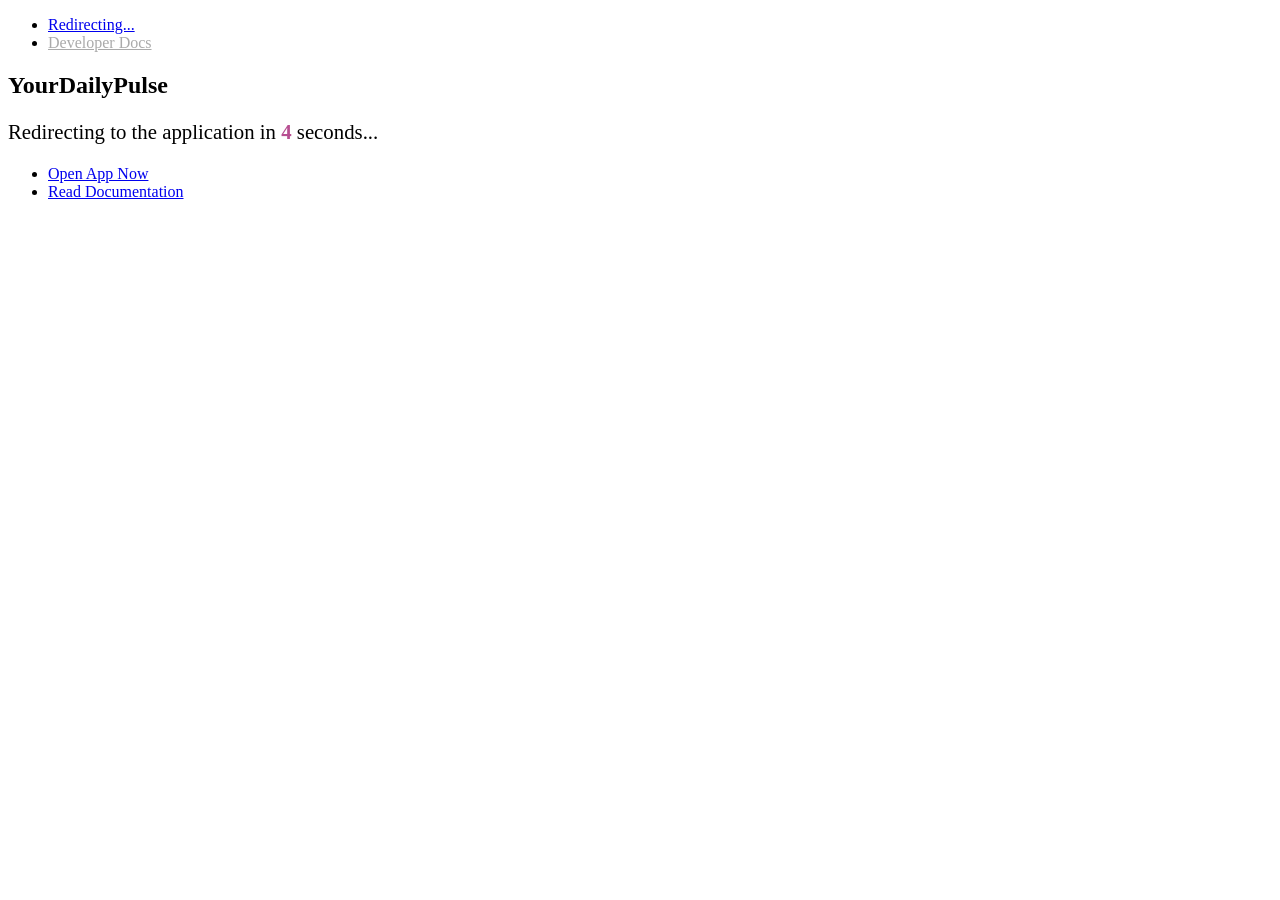
<file: docs/index.html>
<!DOCTYPE HTML>
<!--
	YourDailyPulse Hub
    - Redirects to the live Firebase App.
    - Provides access to Documentation.
-->
<html>
	<head>
		<title>YourDailyPulse | Redirecting...</title>
		<meta charset="utf-8" />
		<meta name="viewport" content="width=device-width, initial-scale=1, user-scalable=no" />
        
        <!-- 1. ZÁLOŽNÉ PRESMEROVANIE (META TAG) - 12 sekúnd (rezerva, ak by zlyhal JS) -->
        <meta http-equiv="refresh" content="7;url=https://key-perigee-474220-u3.web.app/index.html" />

        <!-- 2. VIZUÁL: Ťaháme štýly z ostrej verzie, aby to ladilo -->
		<link rel="stylesheet" href="https://key-perigee-474220-u3.web.app/assets/css/main.css" />
		<noscript><link rel="stylesheet" href="https://key-perigee-474220-u3.web.app/assets/css/noscript.css" /></noscript>
	</head>
	<body class="is-preload">

		<!-- Sidebar (Len vizuál) -->
			<section id="sidebar">
				<div class="inner">
					<nav>
						<ul>
							<li><a href="#">Redirecting...</a></li>
                            <!-- Odkaz na dokumentáciu -->
                            <li><a href="documentation.html" target="_blank" style="color: #aaa;">Developer Docs <i class="fas fa-external-link-alt" style="font-size: 0.8em;"></i></a></li>
						</ul>
					</nav>
				</div>
			</section>

		<!-- Wrapper -->
			<div id="wrapper">
					<section id="intro" class="wrapper style1 fullscreen fade-up">
						<div class="inner">
							<h1>YourDailyPulse</h1>
							
                            <!-- Odpočítavanie -->
							<p style="font-size: 1.3em;">
                                Redirecting to the application in <span id="countdown" style="color: #b74e91; font-weight: bold;">5</span> seconds...
                            </p>
                            
							<ul class="actions">
                                <!-- Tlačidlo 1: Okamžité presmerovanie -->
								<li><a href="https://key-perigee-474220-u3.web.app/index.html" class="button primary">Open App Now</a></li>
                                
                                <!-- Tlačidlo 2: Dokumentácia v NOVOM OKNE (target="_blank") -->
                                <!-- Vďaka target="_blank" táto stránka ostane otvorená a odpočet dobehne -->
                                <li><a href="documentation.html" target="_blank" class="button">Read Documentation</a></li>
							</ul>
						</div>
					</section>
			</div>

        <!-- 3. LOGIKA ODPOČÍTAVANIA -->
        <script>
            // Nastavenie času (v sekundách)
            var secondsLeft = 5;
            var targetUrl = "https://key-perigee-474220-u3.web.app/index.html";
            var countdownElement = document.getElementById('countdown');

            // Funkcia, ktorá sa spustí každú sekundu
            var countdownInterval = setInterval(function() {
                secondsLeft--;
                
                // Aktualizácia čísla na obrazovke
                if (countdownElement) {
                    countdownElement.textContent = secondsLeft;
                }

                // Keď čas vyprší
                if (secondsLeft <= 0) {
                    clearInterval(countdownInterval);
                    window.location.href = targetUrl;
                }
            }, 1000); // 1000 ms = 1 sekunda
        </script>

        <!-- Načítanie skriptov pre vizuálne efekty -->
        <script src="https://key-perigee-474220-u3.web.app/assets/js/jquery.min.js"></script>
        <script src="https://key-perigee-474220-u3.web.app/assets/js/browser.min.js"></script>
        <script src="https://key-perigee-474220-u3.web.app/assets/js/breakpoints.min.js"></script>
        <script src="https://key-perigee-474220-u3.web.app/assets/js/util.js"></script>
        <script src="https://key-perigee-474220-u3.web.app/assets/js/main.js"></script>

	</body>
</html>
</file>
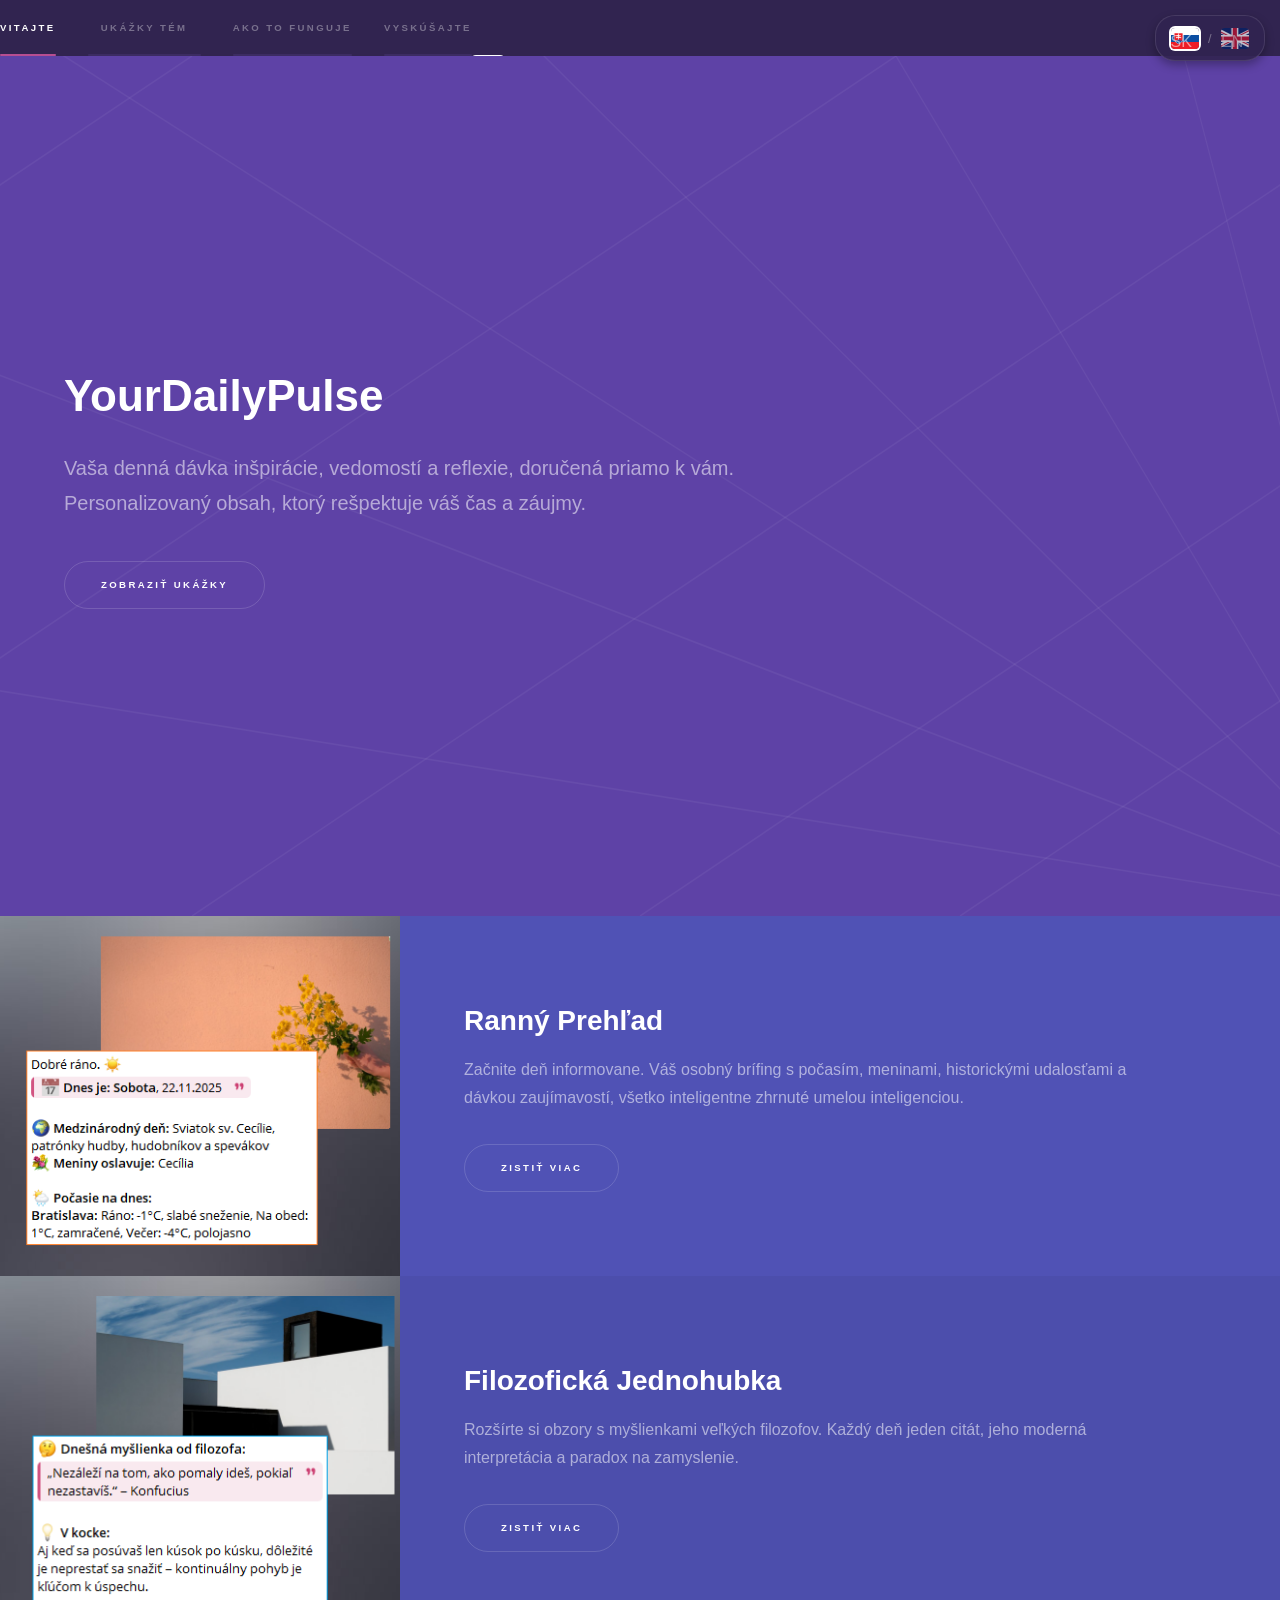
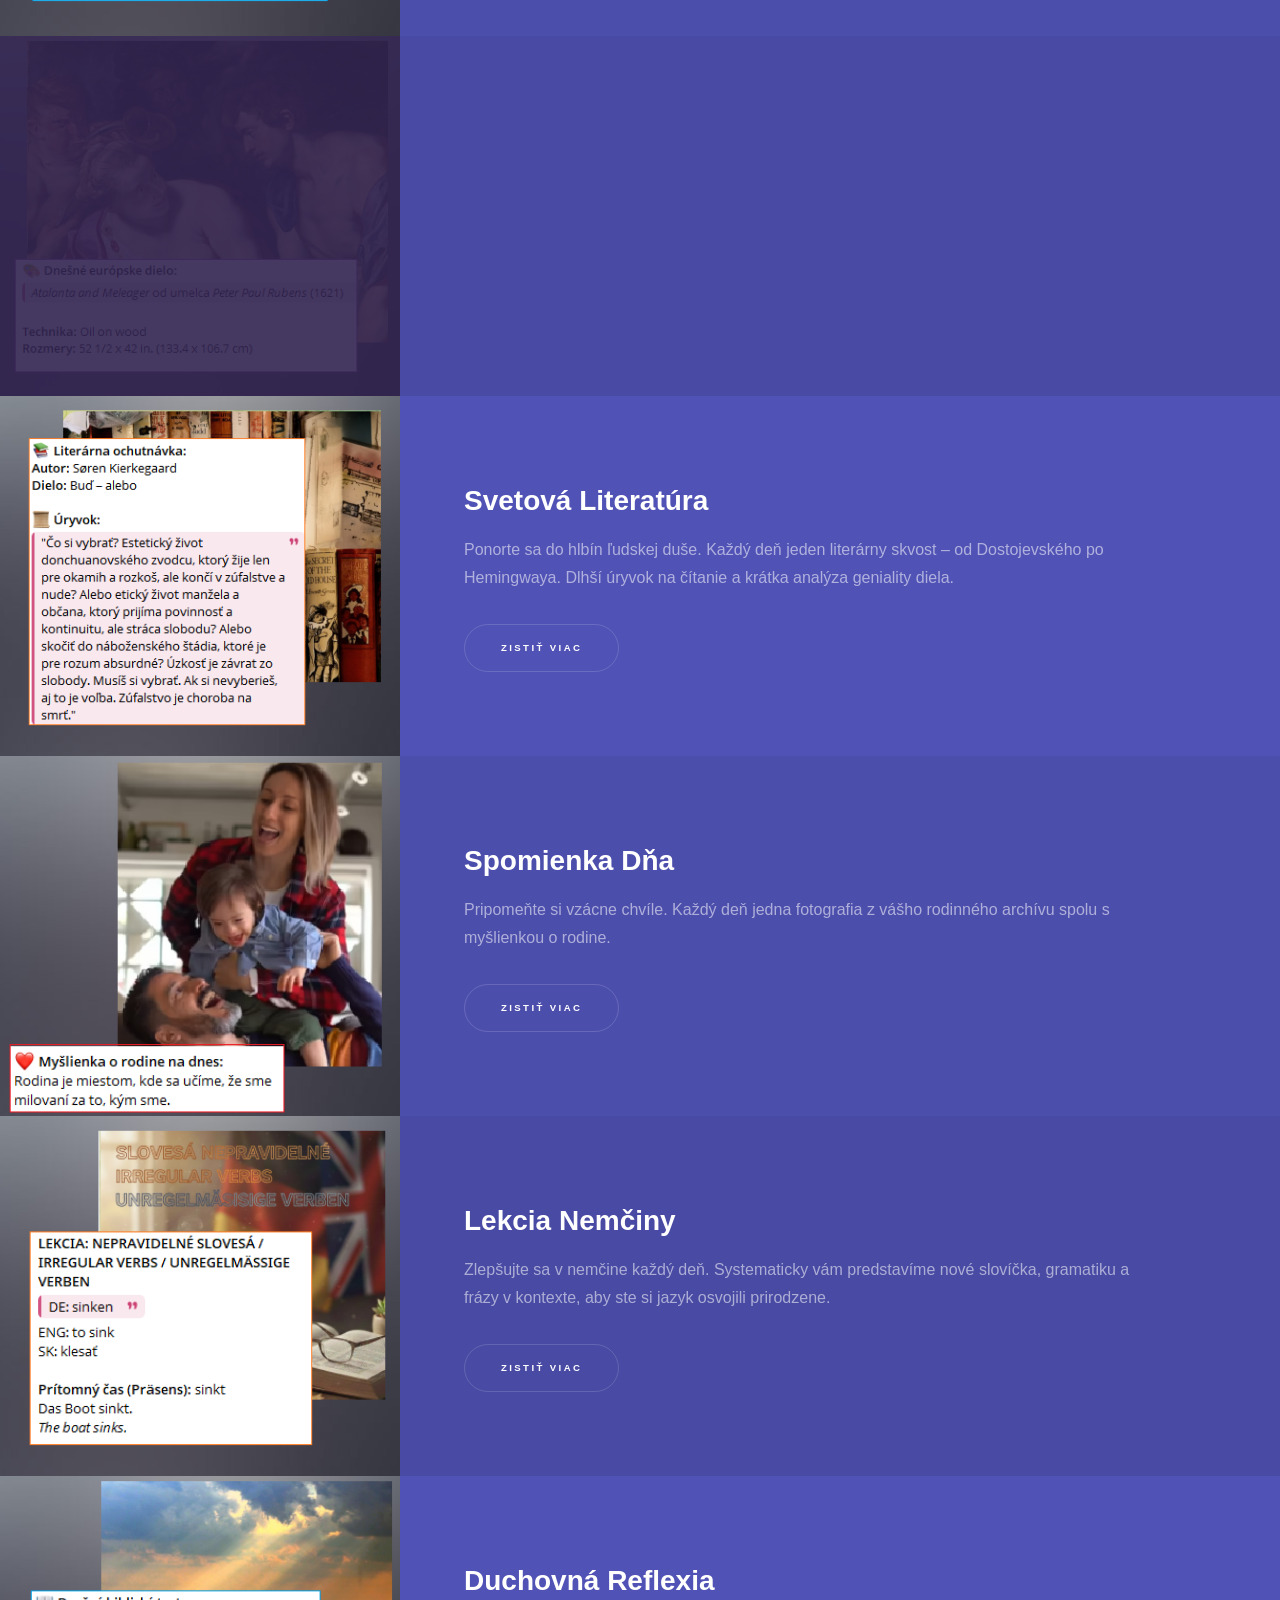
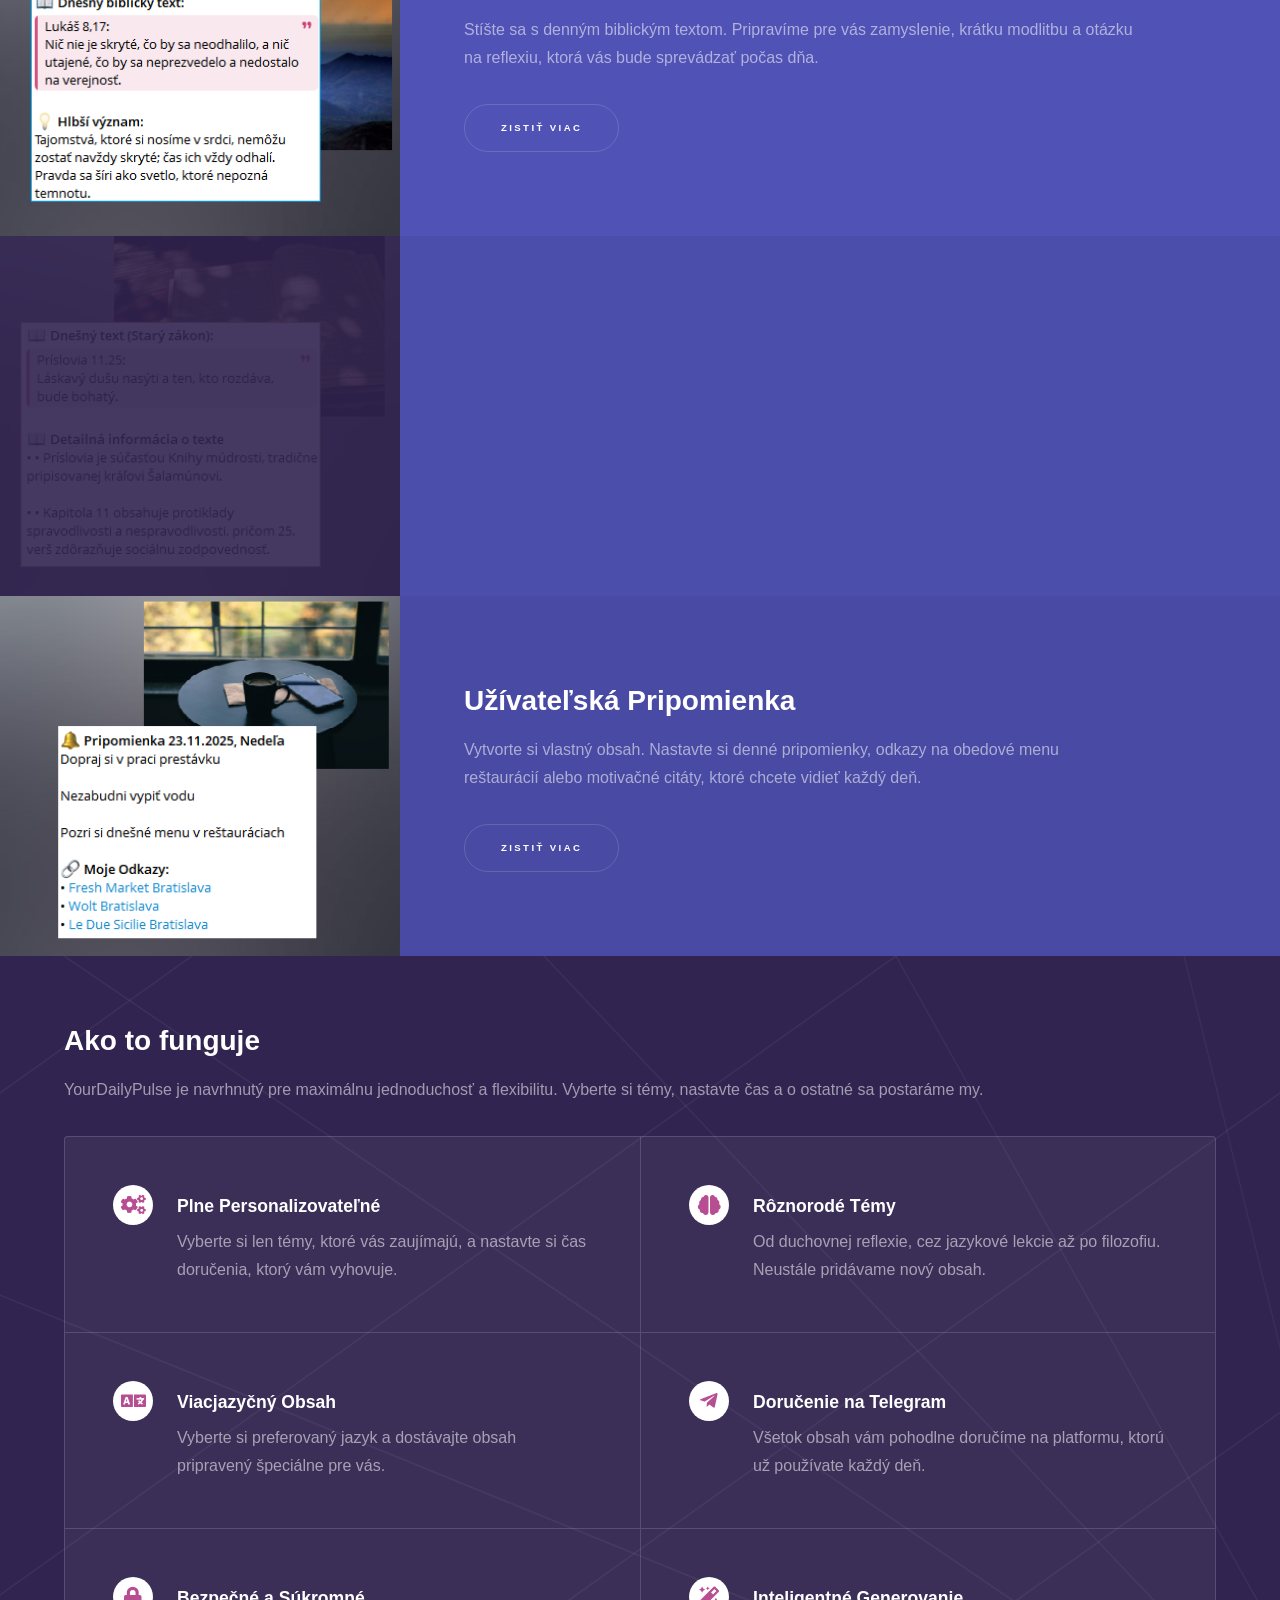
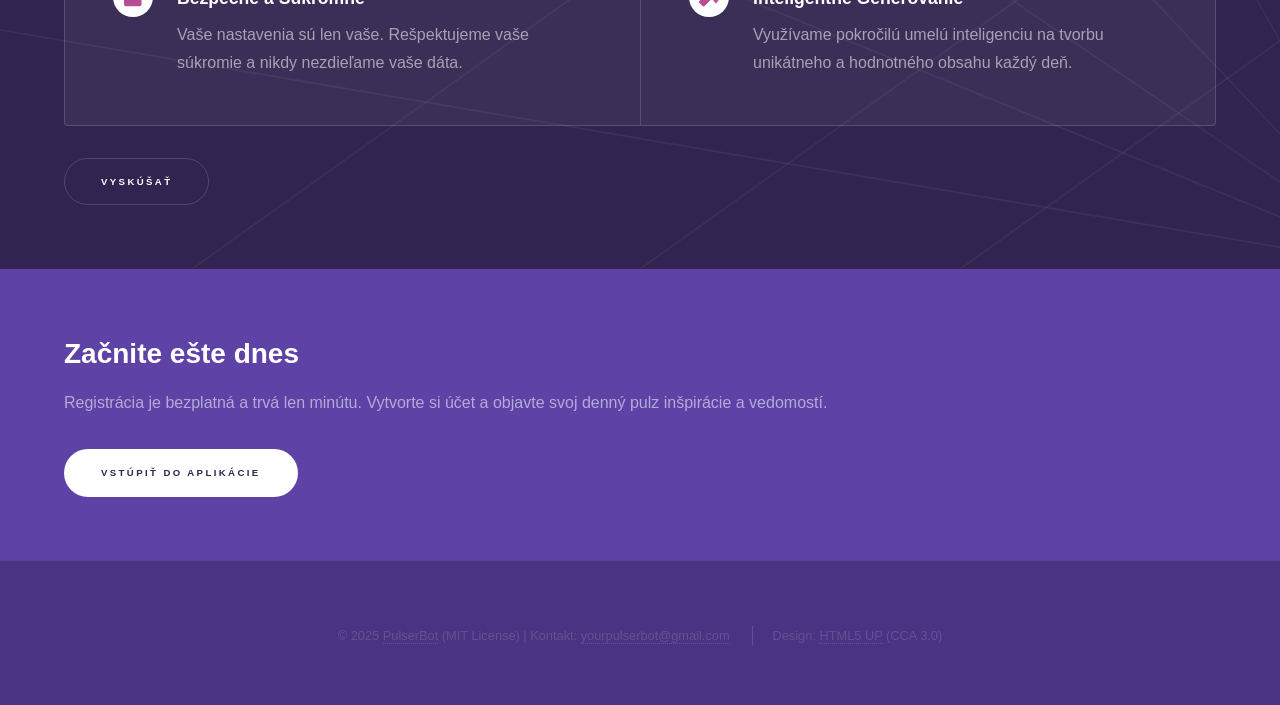
<file: webapp/index.html>
<!DOCTYPE HTML>
<!--
	Hyperspace by HTML5 UP (Adapted for YourDailyPulse - Landing Page v14)
-->
<html>
	<head>
		<title data-translate-key="pageTitle">YourDailyPulse | Vaša denná dávka inšpirácie</title>
		<meta charset="utf-8" />
		<meta name="viewport" content="width=device-width, initial-scale=1, user-scalable=no" />
        
        <!-- Favicons -->
        <link rel="apple-touch-icon" sizes="180x180" href="images/favicon/apple-touch-icon.png">
        <link rel="icon" type="image/png" sizes="32x32" href="images/favicon/favicon-32x32.png">
        <link rel="icon" type="image/png" sizes="16x16" href="images/favicon/favicon-16x16.png">
        <link rel="shortcut icon" href="images/favicon/favicon.ico">

		<link rel="stylesheet" href="assets/css/main.css" />
		<link rel="stylesheet" href="assets/css/app.css" /> <!-- Ensure app.css is loaded for submenu styles -->
		<noscript><link rel="stylesheet" href="assets/css/noscript.css" /></noscript>
	</head>
	<body class="is-preload">

		<!-- Sidebar -->
			<section id="sidebar">
				<div class="inner">
					<nav>
						<ul>
							<li><a href="#intro" data-translate-key="navWelcome">Vitajte</a></li>
							
                            <!-- Main Item + Submenu -->
							<li>
                                <a href="#one" data-translate-key="navShowcase">Ukážky Tém</a>
                                <ul class="submenu">
                                    <li><a href="#theme-morning" data-translate-key="spotlight1_title">Ranný Prehľad</a></li>
                                    <li><a href="#theme-philosophy" data-translate-key="spotlight2_title">Filozofia</a></li>
                                    <li><a href="#theme-art" data-translate-key="spotlight3_title">Umenie</a></li>
                                    <li><a href="#theme-literature" data-translate-key="spotlight_lit_title">Literatúra</a></li>
                                    <li><a href="#theme-family" data-translate-key="spotlight4_title">Spomienky</a></li>
                                    <li><a href="#theme-german" data-translate-key="spotlight5_title">Nemčina</a></li>
                                    <li><a href="#theme-spiritual" data-translate-key="spotlight6_title">Duchovno</a></li>
                                    <li><a href="#theme-bible-study" data-translate-key="spotlight7_title">Biblia</a></li>
                                    <li><a href="#theme-reminder" data-translate-key="spotlight8_title">Pripomienka</a></li>
                                </ul>
                            </li>

							<li><a href="#two" data-translate-key="navHowItWorks">Ako to funguje</a></li>
							<li><a href="#three" data-translate-key="navTryIt">Vyskúšajte</a></li>
						</ul>
					</nav>

                    <div class="lang-switcher">
                        <span class="lang-option active" data-lang="sk">SK</span>
                        <span class="lang-separator">/</span>
                        <span class="lang-option" data-lang="en">EN</span>
                    </div>
				</div>
			</section>

		<!-- Wrapper -->
			<div id="wrapper">

				<!-- Intro -->
					<section id="intro" class="wrapper style1 fullscreen fade-up">
						<div class="inner">
							<h1 data-translate-key="introHeader">YourDailyPulse</h1>
							<p data-translate-key="introSubtitle">Vaša denná dávka inšpirácie, vedomostí a reflexie, doručená priamo k vám.<br />
							Personalizovaný obsah, ktorý rešpektuje váš čas a záujmy.</p>
							<ul class="actions">
								<li><a href="#one" class="button scrolly" data-translate-key="introButton">Zobraziť Ukážky</a></li>
							</ul>
						</div>
					</section>

				<!-- One: Spotlights (Theme Showcase) -->
					<section id="one" class="wrapper style2 spotlights">
						
						<!-- 1. Ranný Prehľad -->
						<section id="theme-morning">
							<a data-destination="generic.html?theme=morning_briefing" class="image"><img src="images/themes/morning_briefing/main_sk.png" alt="Ukážka Ranného Prehľadu" data-position="center center" /></a>
							<div class="content">
								<div class="inner">
									<h2 data-translate-key="spotlight1_title">Ranný Prehľad</h2>
									<p data-translate-key="spotlight1_desc">Začnite deň informovane. Váš osobný brífing s počasím, meninami, historickými udalosťami a dávkou zaujímavostí, všetko inteligentne zhrnuté umelou inteligenciou.</p>
									<ul class="actions">
										<li><a data-destination="generic.html?theme=morning_briefing" class="button" data-translate-key="spotlightButton_learnMore">Zistiť Viac</a></li>
									</ul>
								</div>
							</div>
						</section>

						<!-- 2. Filozofická Jednohubka -->
						<section id="theme-philosophy">
							<a data-destination="generic.html?theme=philosophy" class="image"><img src="images/themes/philosophy/main_sk.png" alt="Ukážka Filozofie" data-position="top center" /></a>
							<div class="content">
								<div class="inner">
									<h2 data-translate-key="spotlight2_title">Filozofická Jednohubka</h2>
									<p data-translate-key="spotlight2_desc">Rozšírte si obzory s myšlienkami veľkých filozofov. Každý deň jeden citát, jeho moderná interpretácia a paradox na zamyslenie.</p>
									<ul class="actions">
										<li><a data-destination="generic.html?theme=philosophy" class="button" data-translate-key="spotlightButton_learnMore">Zistiť Viac</a></li>
									</ul>
								</div>
							</div>
						</section>

						<!-- 3. Dnešné Európske Dielo -->
						<section id="theme-art">
							<a data-destination="generic.html?theme=art" class="image"><img src="images/themes/art/main_sk.png" alt="Ukážka Európskeho Diela" data-position="25% 25%" /></a>
							<div class="content">
								<div class="inner">
									<h2 data-translate-key="spotlight3_title">Dnešné Európske Dielo</h2>
									<p data-translate-key="spotlight3_desc">Objavte poklady európskeho umenia. Každý deň vám predstavíme jedno významné dielo z Metropolitného múzea umenia, vrátane detailov o autorovi a technike.</p>
									<ul class="actions">
										<li><a data-destination="generic.html?theme=art" class="button" data-translate-key="spotlightButton_learnMore">Zistiť Viac</a></li>
									</ul>
								</div>
							</div>
						</section>

                        <!-- 3b. Svetová Literatúra (Nová) -->
						<section id="theme-literature">
							<a data-destination="generic.html?theme=world_literature" class="image"><img src="images/themes/world_literature/main_sk.png" alt="Ukážka Literatúry" data-position="top center" /></a>
							<div class="content">
								<div class="inner">
									<h2 data-translate-key="spotlight_lit_title">Svetová Literatúra</h2>
									<p data-translate-key="spotlight_lit_desc">Ponorte sa do hlbín ľudskej duše. Každý deň jeden literárny skvost – od Dostojevského po Hemingwaya.</p>
									<ul class="actions">
										<li><a data-destination="generic.html?theme=world_literature" class="button" data-translate-key="spotlightButton_learnMore">Zistiť Viac</a></li>
									</ul>
								</div>
							</div>
						</section>

                        <!-- 4. Spomienka Dňa -->
                        <section id="theme-family">
							<a data-destination="generic.html?theme=family_photo" class="image"><img src="images/themes/family_photo/main_sk.png" alt="Ukážka Rodinnej Fotky" data-position="center center" /></a>
							<div class="content">
								<div class="inner">
									<h2 data-translate-key="spotlight4_title">Spomienka Dňa</h2>
									<p data-translate-key="spotlight4_desc">Pripomeňte si vzácne chvíle. Každý deň jedna fotografia z vášho rodinného archívu spolu s myšlienkou o rodine.</p>
									<ul class="actions">
										<li><a data-destination="generic.html?theme=family_photo" class="button" data-translate-key="spotlightButton_learnMore">Zistiť Viac</a></li>
									</ul>
								</div>
							</div>
						</section>

                        <!-- 5. Lekcia Nemčiny -->
						<section id="theme-german">
							<a data-destination="generic.html?theme=german_lesson" class="image"><img src="images/themes/german_lesson/main_sk.png" alt="Ukážka Lekcie Nemčiny" data-position="top center" /></a>
							<div class="content">
								<div class="inner">
									<h2 data-translate-key="spotlight5_title">Lekcia Nemčiny</h2>
									<p data-translate-key="spotlight5_desc">Zlepšujte sa v nemčine každý deň. Systematicky vám predstavíme nové slovíčka, gramatiku a frázy v kontexte, aby ste si jazyk osvojili prirodzene.</p>
									<ul class="actions">
										<li><a data-destination="generic.html?theme=german_lesson" class="button" data-translate-key="spotlightButton_learnMore">Zistiť Viac</a></li>
									</ul>
								</div>
							</div>
						</section>

                        <!-- 6. Duchovná Reflexia -->
                        <section id="theme-spiritual">
							<a data-destination="generic.html?theme=spiritual_reflection" class="image"><img src="images/themes/spiritual_reflection/main_sk.png" alt="Ukážka Duchovnej Reflexie" data-position="25% 25%" /></a>
							<div class="content">
								<div class="inner">
									<h2 data-translate-key="spotlight6_title">Duchovná Reflexia</h2>
									<p data-translate-key="spotlight6_desc">Stíšte sa s denným biblickým textom. Pripravíme pre vás zamyslenie, krátku modlitbu a otázku na reflexiu, ktorá vás bude sprevádzať počas dňa.</p>
									<ul class="actions">
										<li><a data-destination="generic.html?theme=spiritual_reflection" class="button" data-translate-key="spotlightButton_learnMore">Zistiť Viac</a></li>
									</ul>
								</div>
							</div>
						</section>
						
						<!-- 7. Štúdium Biblie -->
						<section id="theme-bible-study">
							<a data-destination="generic.html?theme=bible_study" class="image"><img src="images/themes/bible_study/main_sk.png" alt="Ukážka Štúdia Biblie" data-position="center center" /></a>
							<div class="content">
								<div class="inner">
									<h2 data-translate-key="spotlight7_title">Štúdium Biblie</h2>
									<p data-translate-key="spotlight7_desc">Ponorte sa hlbšie do textov Starého a Nového zákona. Každá lekcia prináša detailný historický a duchovný kontext k vybranému veršu.</p>
									<ul class="actions">
										<li><a data-destination="generic.html?theme=bible_study" class="button" data-translate-key="spotlightButton_learnMore">Zistiť Viac</a></li>
									</ul>
								</div>
							</div>
						</section>

                        <!-- 8. Užívateľská Pripomienka -->
                        <section id="theme-reminder">
							<a data-destination="generic.html?theme=user_reminder" class="image"><img src="images/themes/user_reminder/main_sk.png" alt="Ukážka Pripomienky" data-position="center center" /></a>
							<div class="content">
								<div class="inner">
									<h2 data-translate-key="spotlight8_title">Užívateľská Pripomienka</h2>
									<p data-translate-key="spotlight8_desc">Vytvorte si vlastný obsah. Nastavte si denné pripomienky, odkazy na obedové menu reštaurácií alebo motivačné citáty, ktoré chcete vidieť každý deň.</p>
									<ul class="actions">
										<li><a data-destination="generic.html?theme=user_reminder" class="button" data-translate-key="spotlightButton_learnMore">Zistiť Viac</a></li>
									</ul>
								</div>
							</div>
						</section>

					</section>

				<!-- Two: Features -->
					<section id="two" class="wrapper style3 fade-up">
						<div class="inner">
							<h2 data-translate-key="featuresHeader">Ako to funguje</h2>
							<p data-translate-key="featuresSubtitle">YourDailyPulse je navrhnutý pre maximálnu jednoduchosť a flexibilitu. Vyberte si témy, nastavte čas a o ostatné sa postaráme my.</p>
							<div class="features">
								<section>
									<span class="icon solid major fa-cogs"></span>
									<h3 data-translate-key="feature1_title">Plne Personalizovateľné</h3>
									<p data-translate-key="feature1_desc">Vyberte si len témy, ktoré vás zaujímajú, a nastavte si čas doručenia, ktorý vám vyhovuje.</p>
								</section>
								<section>
									<span class="icon solid major fa-brain"></span>
									<h3 data-translate-key="feature2_title">Rôznorodé Témy</h3>
									<p data-translate-key="feature2_desc">Od duchovnej reflexie, cez jazykové lekcie až po filozofiu. Neustále pridávame nový obsah.</p>
								</section>
								<section>
									<span class="icon solid major fa-language"></span>
									<h3 data-translate-key="feature3_title">Viacjazyčný Obsah</h3>
									<p data-translate-key="feature3_desc">Vyberte si preferovaný jazyk a dostávajte obsah pripravený špeciálne pre vás.</p>
								</section>
								<section>
									<span class="icon brands major fa-telegram-plane"></span>
									<h3 data-translate-key="feature4_title">Doručenie na Telegram</h3>
									<p data-translate-key="feature4_desc">Všetok obsah vám pohodlne doručíme na platformu, ktorú už používate každý deň.</p>
								</section>
								<section>
									<span class="icon solid major fa-lock"></span>
									<h3 data-translate-key="feature5_title">Bezpečné a Súkromné</h3>
									<p data-translate-key="feature5_desc">Vaše nastavenia sú len vaše. Rešpektujeme vaše súkromie a nikdy nezdieľame vaše dáta.</p>
								</section>
								<section>
									<span class="icon solid major fa-magic"></span>
									<h3 data-translate-key="feature6_title">Inteligentné Generovanie</h3>
									<p data-translate-key="feature6_desc">Využívame pokročilú umelú inteligenciu na tvorbu unikátneho a hodnotného obsahu každý deň.</p>
								</section>
							</div>
							<ul class="actions">
								<li><a href="login.html" class="button" data-translate-key="featuresButton">Vyskúšať</a></li>
							</ul>
						</div>
					</section>

				<!-- Three: Call to Action -->
					<section id="three" class="wrapper style1 fade-up">
						<div class="inner">
							<h2 data-translate-key="ctaHeader">Začnite ešte dnes</h2>
							<p data-translate-key="ctaSubtitle">Registrácia je bezplatná a trvá len minútu. Vytvorte si účet a objavte svoj denný pulz inšpirácie a vedomostí.</p>
                            <ul class="actions">
                                <li><a href="login.html" class="button primary" data-translate-key="ctaButton">Vstúpiť do Aplikácie</a></li>
                            </ul>
						</div>
					</section>
			</div>

		<!-- Footer -->
			<footer id="footer" class="wrapper style1-alt">
				<div class="inner">
					<ul class="menu">
						<li data-translate-key="footerRights">&copy; 2025 PulserBot (MIT License) | Kontakt: <a href="mailto:yourpulserbot@gmail.com">yourpulserbot@gmail.com</a></li>
						<li>Design: <a href="http://html5up.net">HTML5 UP</a> (CCA 3.0)</li>
					</ul>
				</div>
			</footer>

		<!-- Scripts -->
			<script src="assets/js/jquery.min.js"></script>
			<script src="assets/js/jquery.scrollex.min.js"></script>
			<script src="assets/js/jquery.scrolly.min.js"></script>
			<script src="assets/js/browser.min.js"></script>
			<script src="assets/js/breakpoints.min.js"></script>
			<script src="assets/js/util.js"></script>
			<script src="assets/js/main.js"></script>
			
			<!-- Custom scripts -->
			<script src="assets/js/translations.js"></script>
			<script src="assets/js/theme-details.js"></script>
			<script src="assets/js/lang-switcher.js"></script>

		<!-- Floating Language Switcher for Mobile -->
		<div id="floating-lang-switcher">
			<span class="lang-option active" data-lang="sk">SK</span>
			<span class="lang-separator">/</span>
			<span class="lang-option" data-lang="en">EN</span>
		</div>
	</body>
</html>
<!-- End of webapp/index.html (v. 0014) -->
</file>
<file: webapp/assets/css/app.css>
/*
 * app.css
 * Custom application-specific styles for YourDailyPulse login, dashboard and landing page.
 */

/* --- General Helper Classes --- */

.hidden {
    display: none !important;
}

/* --- Main Content Centering --- */

#app-main-content > .inner {
    display: flex;
    flex-direction: column;
    justify-content: center; /* Center content vertically */
    min-height: 100%; /* Ensure it takes full height */
}

/* --- Sidebar Enhancements --- */

/* Make sidebar content aligned to the top, not centered vertically */
#sidebar > .inner {
    justify-content: flex-start;
}

/* Style for the new app navigation menu (Dashboard) */
#app-nav {
    text-align: right;
    width: 100%;
}

/* Style for the container holding lang switcher and back link */
.sidebar-footer {
    margin-top: auto; /* Pushes the footer to the bottom */
    padding-top: 1.5em;
    width: 100%;
}

#sidebar .lang-switcher {
    text-align: right;
    padding-bottom: 1.5em;
}

#sidebar .lang-option {
    display: inline-block;
    width: 32px;
    height: 24px;
    background-size: cover;
    background-position: center;
    border-radius: 4px;
    cursor: pointer;
    vertical-align: middle;
    transition: opacity 0.2s ease-in-out;
    opacity: 0.5;
}

#sidebar .lang-option:hover {
    opacity: 0.75;
}

#sidebar .lang-option.active {
    opacity: 1;
    box-shadow: 0 0 0 2px #ffffff;
}

#sidebar .lang-option[data-lang="sk"] {
    background-image: url('../../images/flags/sk.svg');
}

#sidebar .lang-option[data-lang="en"] {
    background-image: url('../../images/flags/gb.svg');
}

#sidebar .lang-separator {
    display: inline-block;
    margin: 0 0.5em;
    color: rgba(255, 255, 255, 0.35);
    vertical-align: middle;
}

#sidebar .back-to-home {
    border-top: solid 1px rgba(255, 255, 255, 0.15);
    padding-top: 1.5em;
    text-align: right;
    font-size: 0.8em;
}

#sidebar .back-to-home a {
    border: none;
    color: rgba(255, 255, 255, 0.55);
}

#sidebar .back-to-home a:hover {
    color: #ffffff;
}

/* --- Sidebar Submenu Styles (Landing Page) --- */
#sidebar nav > ul > li > ul.submenu {
    display: block;
    margin: 0.5em 0 1em 0;
    padding-left: 0;
    list-style: none;
    border-top: none; /* Remove line above submenu */
}

#sidebar nav > ul > li > ul.submenu > li {
    margin: 0;
    padding: 0;
    border: none; /* Remove lines between items */
    opacity: 1;
    transform: none; /* Reset animations to prevent flickering */
}

#sidebar nav > ul > li > ul.submenu > li > a {
    font-size: 0.5em; /* Smaller font than main menu */
    padding: 0.4em 0;
    color: rgba(255, 255, 255, 0.4); /* Dimmer color */
    text-transform: none;
    letter-spacing: 0.1em;
    border: none;
    text-align: right;
}

#sidebar nav > ul > li > ul.submenu > li > a:hover {
    color: #ffffff;
}

/* Remove the gradient line after submenu items */
#sidebar nav > ul > li > ul.submenu > li > a:after {
    display: none;
}


/* --- Auth Forms & Containers --- */

#auth-container,
#verification-container,
#dashboard-container {
    max-width: 40em;
    width: 100%;
}

.form-container .fields {
    width: 100%;
    margin: 0 0 2em 0;
    padding: 0;
}

.form-container .field {
    width: 100%;
    padding: 0;
    margin-bottom: 1.5em;
}

.auth-switch {
    margin-top: 1.5em;
    font-size: 0.8em;
}

.auth-switch a {
    color: #ffffff;
    border-bottom-color: #ffffff;
    text-decoration: none;
}

.error-message {
    color: #ff6384;
    font-size: 0.9em;
    margin-top: 1em;
    min-height: 1.5em;
}

.status-message {
    color: #4bc0c0;
    font-size: 0.9em;
    margin-top: 1em;
    min-height: 1.5em;
}


/* --- Dashboard Specific Styles --- */

#subscriptions-form {
    margin-top: 2em;
}

/* NEW DASHBOARD STYLES (Setup Sections) */
.setup-section {
    margin-bottom: 2em;
}

.setup-section h3 {
    color: #b74e91;
    font-size: 1.1em;
    margin-bottom: 0.5em;
    text-transform: uppercase;
    letter-spacing: 0.1em;
}

.instruction {
    font-size: 0.9em;
    color: rgba(255, 255, 255, 0.7);
    margin-bottom: 1em;
    padding-left: 0.5em;
    border-left: 2px solid rgba(255, 255, 255, 0.1);
}

/* Timezone Select */
#timezone-select {
    height: 2.75em;
    line-height: 2.75em;
    background-color: #312450;
    border-color: rgba(255, 255, 255, 0.3);
    color: #ffffff;
}
#timezone-select option {
    background-color: #312450;
    color: #ffffff;
}

/* Themes List */
.theme-row {
    padding: 1em 1.5em;
    background: rgba(255, 255, 255, 0.03);
    margin-bottom: 1em;
    display: flex;
    flex-direction: column;
    gap: 1em;
    border: solid 1px rgba(255, 255, 255, 0.15);
    border-radius: 0.25em;
}

.theme-header {
    display: flex;
    align-items: flex-start;
    justify-content: space-between;
    width: 100%;
    min-height: 3em;
}

.theme-title-wrapper {
    display: flex;
    flex-direction: column;
    align-items: flex-start;
    gap: 0.5em;
    padding-top: 0.2em;
}

.theme-header h4 {
    margin: 0;
    font-size: 1em;
    color: #ffffff;
    line-height: 1.3;
}

.theme-controls {
    display: flex;
    align-items: center;
    gap: 1.5em;
    margin-top: 0;
}

.control-group {
    display: flex;
    align-items: center;
    gap: 0.5em;
}

.control-group label {
    font-size: 0.8em;
    margin: 0;
    font-weight: normal;
    color: rgba(255, 255, 255, 0.6);
}

.theme-time-select, .theme-lang-select {
    height: 2em;
    line-height: 2em;
    padding: 0 2em 0 0.5em;
    font-size: 0.8em;
    width: auto;
    background-color: #312450;
    border-color: rgba(255, 255, 255, 0.3);
    color: #ffffff;
}

.theme-time-select option,
.theme-lang-select option {
    background-color: #312450;
    color: #ffffff;
}

/* Custom Checkbox Group */
.toggle-group {
    margin-left: 1em;
    display: flex;
    align-items: center;
    height: 2em;
}

input[type="checkbox"].theme-active-cb {
    margin-top: 0;
}


/* --- Day Picker --- */
.day-picker {
    display: flex;
    gap: 8px;
    width: 100%;
    justify-content: flex-start;
    padding-top: 0.8em;
    border-top: 1px solid rgba(255, 255, 255, 0.1);
    flex-wrap: wrap;
}

.day-cb {
    display: none !important;
}

.day-cb + label {
    display: flex !important;
    justify-content: center;
    align-items: center;
    
    width: 2.2em;
    height: 2.2em;
    border-radius: 50%;
    
    padding: 0 !important; 
    margin: 0 !important;
    text-indent: 0 !important;
    line-height: normal !important;
    
    background: rgba(255, 255, 255, 0.05);
    border: 1px solid rgba(255, 255, 255, 0.2);
    color: rgba(255, 255, 255, 0.5);
    
    font-size: 0.85em;
    font-weight: normal;
    cursor: pointer;
    user-select: none;
    transition: all 0.2s ease;
}

.day-cb + label:before,
.day-cb + label:after {
    content: none !important;
    display: none !important;
}

.day-cb:hover + label {
    background: rgba(255, 255, 255, 0.15);
    border-color: rgba(255, 255, 255, 0.4);
    color: #ffffff;
}

.day-cb:checked + label {
    background: #ffffff;
    color: #5e42a6; 
    border-color: #ffffff;
    font-weight: bold;
    box-shadow: 0 0 8px rgba(255, 255, 255, 0.4);
}

/* --- MODAL STYLES --- */
.modal {
    position: fixed;
    top: 0;
    left: 0;
    width: 100%;
    height: 100%;
    background: rgba(0, 0, 0, 0.8);
    z-index: 20000;
    display: flex;
    justify-content: center;
    align-items: center;
    padding: 1em;
}

.modal-content {
    background: #312450;
    border: 1px solid rgba(255, 255, 255, 0.15);
    width: 100%;
    max-width: 500px;
    max-height: 90vh;
    overflow-y: auto;
    box-shadow: 0 10px 30px rgba(0, 0, 0, 0.5);
    border-radius: 0.5em;
}

.modal-section {
    margin-bottom: 1.5em;
}

.modal-input-row {
    margin-bottom: 0.5em;
    display: flex;
    gap: 10px;
}

.modal-input-row input {
    font-size: 0.8em;
}

/* Edit Content Button Style */
.edit-content-btn {
    font-size: 0.65em;
    padding: 0 0.8em;
    height: 1.8em;
    line-height: 1.8em;
    background: rgba(255,255,255,0.1);
    border: 1px solid rgba(255,255,255,0.3);
    cursor: pointer;
    color: #fff;
    border-radius: 0.25em;
    text-transform: uppercase;
    letter-spacing: 0.05em;
    transition: all 0.2s;
}

.edit-content-btn:hover {
    background: rgba(255,255,255,0.2);
    border-color: #ffffff;
}

/* Responsive Adjustments */
@media screen and (max-width: 736px) {
    .theme-header {
        flex-direction: column;
        align-items: flex-start;
        gap: 1em;
    }
    .theme-controls {
        width: 100%;
        justify-content: space-between;
        margin-top: 0;
    }
    .theme-time-select, .theme-lang-select {
        width: 100%;
    }
    .day-picker {
        justify-content: space-between;
    }
    .edit-content-btn {
        margin-top: 0.5em;
    }
}

/* --- Header Logout Button --- */
#logout-button-container {
    padding-left: 2em;
}
#logout-button {
    padding: 0 1.5em;
    height: 2.5em;
    line-height: 2.5em;
    font-size: 0.8em;
    border: none;
}

/* --- Footer Visibility --- */
/* Default: Footer is full width (for generic.html and mobile) */
#footer {
    position: relative;
    z-index: 1; 
    padding-left: 2em;
    padding-right: 2em;
    text-align: center;
    margin-left: 0;
    width: 100%;
}

/* Ensure long text wraps on smaller screens */
#footer .menu li {
    white-space: normal;
    display: inline-block;
    line-height: 1.5em;
}

/* 
Desktop fix: Ideally, we only push footer if sidebar exists.
Since we can't detect sidebar existence in CSS easily without :has(),
we will keep it centered (full width) on generic pages for better look,
and it might overlap slightly on index.html if scrolled down far enough,
but Sidebar is usually fixed.

Actually, on Desktop index.html, the sidebar covers the left 18em.
So footer MUST be pushed.
On generic.html, there is NO sidebar, so footer MUST NOT be pushed.

Since we cannot differentiate files in CSS, we accept that on index.html
the footer text might be partially covered if we don't push it.
BUT: The "Wrapper" pushes content. Footer is outside wrapper in generic.html?
Yes, structure is: Sidebar -> Wrapper -> Footer.
*/

/* --- Floating Language Switcher (Mobile/Tablet) --- */
#floating-lang-switcher {
    display: none; /* Na desktope skryté (máme sidebar) */
    position: fixed;
    top: 15px;
    right: 15px;
    z-index: 10000; /* Vždy navrchu */
    background: rgba(49, 36, 80, 0.9); /* Fialová polopriehľadná */
    padding: 8px 12px;
    border-radius: 20px;
    box-shadow: 0 4px 10px rgba(0,0,0,0.3);
    border: 1px solid rgba(255,255,255,0.1);
}

#floating-lang-switcher .lang-option {
    width: 28px;   /* Trochu menšie ako v sidebare */
    height: 21px;
    margin: 0 3px;
    vertical-align: middle;
    opacity: 0.7;
}

#floating-lang-switcher .lang-option.active {
    opacity: 1;
    box-shadow: 0 0 0 2px #ffffff;
}

#floating-lang-switcher .lang-separator {
    font-size: 0.8em;
    margin: 0 2px;
}

/* Show floating switcher on tablet/mobile (sidebar hidden) */
@media screen and (max-width: 1280px) {
    #floating-lang-switcher {
        display: block;
    }
}

/* --- Header Language Switcher (Desktop Generic Page) --- */
.header-lang-switcher {
    display: inline-block;
    margin-left: 20px;
    vertical-align: middle;
    border-left: 1px solid rgba(255, 255, 255, 0.3);
    padding-left: 20px;
    height: 100%;
}

/* CRITICAL FIX: Hide header switcher on tablet/mobile to avoid duplicate with floating one */
@media screen and (max-width: 1280px) {
    .header-lang-switcher {
        display: none !important;
    }
}

.header-lang-switcher .lang-option {
    display: inline-block;
    width: 24px;
    height: 16px;
    background-size: cover;
    background-position: center;
    border-radius: 2px;
    cursor: pointer;
    vertical-align: middle;
    opacity: 0.5;
    transition: opacity 0.2s;
}

.header-lang-switcher .lang-option:hover,
.header-lang-switcher .lang-option.active {
    opacity: 1;
}

.header-lang-switcher .lang-option[data-lang="sk"] {
    background-image: url('../../images/flags/sk.svg');
}

.header-lang-switcher .lang-option[data-lang="en"] {
    background-image: url('../../images/flags/gb.svg');
}

.header-lang-switcher .lang-separator {
    color: rgba(255, 255, 255, 0.4);
    margin: 0 5px;
    font-size: 0.9em;
}


/* --- Mobile "Back to Home" Link --- */
.mobile-back-link {
    display: none; /* Na desktope skryté (je to v sidebare) */
    text-align: center;
    margin-top: 2em;
    padding-top: 1em;
    border-top: 1px solid rgba(255, 255, 255, 0.15);
    font-size: 0.9em;
}

.mobile-back-link a {
    border-bottom: none;
    color: rgba(255, 255, 255, 0.6);
}

.mobile-back-link a:hover {
    color: #ffffff;
}

@media screen and (max-width: 1280px) {
    .mobile-back-link {
        display: block;
    }
}

/* End of webapp/assets/css/app.css (v. 0013) */
</file>
<file: webapp/assets/css/noscript.css>
/*
	Hyperspace by HTML5 UP
	html5up.net | @ajlkn
	Free for personal and commercial use under the CCA 3.0 license (html5up.net/license)
*/

/* Spotlights */

	.spotlights > section > .image:before {
		opacity: 0 !important;
	}

	.spotlights > section > .content > .inner {
		-moz-transform: none !important;
		-webkit-transform: none !important;
		-ms-transform: none !important;
		transform: none !important;
		opacity: 1 !important;
	}

/* Wrapper */

	.wrapper > .inner {
		opacity: 1 !important;
		-moz-transform: none !important;
		-webkit-transform: none !important;
		-ms-transform: none !important;
		transform: none !important;
	}

/* Sidebar */

	#sidebar > .inner {
		opacity: 1 !important;
	}

	#sidebar nav > ul > li {
		-moz-transform: none !important;
		-webkit-transform: none !important;
		-ms-transform: none !important;
		transform: none !important;
		opacity: 1 !important;
	}
</file>
<file: webapp/assets/css/main.css>
@import url(fontawesome-all.min.css);

/*
	Hyperspace by HTML5 UP
	html5up.net | @ajlkn
	Free for personal and commercial use under the CCA 3.0 license (html5up.net/license)
*/

html, body, div, span, applet, object,
iframe, h1, h2, h3, h4, h5, h6, p, blockquote,
pre, a, abbr, acronym, address, big, cite,
code, del, dfn, em, img, ins, kbd, q, s, samp,
small, strike, strong, sub, sup, tt, var, b,
u, i, center, dl, dt, dd, ol, ul, li, fieldset,
form, label, legend, table, caption, tbody,
tfoot, thead, tr, th, td, article, aside,
canvas, details, embed, figure, figcaption,
footer, header, hgroup, menu, nav, output, ruby,
section, summary, time, mark, audio, video {
	margin: 0;
	padding: 0;
	border: 0;
	font-size: 100%;
	font: inherit;
	vertical-align: baseline;}

article, aside, details, figcaption, figure,
footer, header, hgroup, menu, nav, section {
	display: block;}

body {
	line-height: 1;
}

ol, ul {
	list-style: none;
}

blockquote, q {
	quotes: none;
}

	blockquote:before, blockquote:after, q:before, q:after {
		content: '';
		content: none;
	}

table {
	border-collapse: collapse;
	border-spacing: 0;
}

body {
	-webkit-text-size-adjust: none;
}

mark {
	background-color: transparent;
	color: inherit;
}

input::-moz-focus-inner {
	border: 0;
	padding: 0;
}

input, select, textarea {
	-moz-appearance: none;
	-webkit-appearance: none;
	-ms-appearance: none;
	appearance: none;
}

/* Basic */

	@-ms-viewport {
		width: device-width;
	}

	body {
		-ms-overflow-style: scrollbar;
	}

	@media screen and (max-width: 480px) {

		html, body {
			min-width: 320px;
		}

	}

	html {
		box-sizing: border-box;
	}

	*, *:before, *:after {
		box-sizing: inherit;
	}

	body {
		background: #312450;
	}

		body.is-preload *, body.is-preload *:before, body.is-preload *:after {
			-moz-animation: none !important;
			-webkit-animation: none !important;
			-ms-animation: none !important;
			animation: none !important;
			-moz-transition: none !important;
			-webkit-transition: none !important;
			-ms-transition: none !important;
			transition: none !important;
		}

/* Type */

	body, input, select, textarea {
		color: rgba(255, 255, 255, 0.55);
		font-family: Arial, Helvetica, sans-serif;
		font-size: 16.5pt;
		font-weight: normal;
		line-height: 1.75;
	}

		@media screen and (max-width: 1680px) {

			body, input, select, textarea {
				font-size: 13pt;
			}

		}

		@media screen and (max-width: 1280px) {

			body, input, select, textarea {
				font-size: 12pt;
			}

		}

		@media screen and (max-width: 360px) {

			body, input, select, textarea {
				font-size: 11pt;
			}

		}

	a {
		-moz-transition: color 0.2s ease, border-bottom-color 0.2s ease;
		-webkit-transition: color 0.2s ease, border-bottom-color 0.2s ease;
		-ms-transition: color 0.2s ease, border-bottom-color 0.2s ease;
		transition: color 0.2s ease, border-bottom-color 0.2s ease;
		border-bottom: dotted 1px rgba(255, 255, 255, 0.35);
		color: inherit;
		text-decoration: none;
	}

		a:hover {
			border-bottom-color: transparent;
			color: #ffffff;
		}

	strong, b {
		color: #ffffff;
		font-weight: bold;
	}

	em, i {
		font-style: italic;
	}

	p {
		margin: 0 0 2em 0;
	}

	h1, h2, h3, h4, h5, h6 {
		color: #ffffff;
		font-weight: bold;
		line-height: 1.5;
		margin: 0 0 0.5em 0;
	}

		h1 a, h2 a, h3 a, h4 a, h5 a, h6 a {
			color: inherit;
			text-decoration: none;
		}

	h1 {
		font-size: 2.75em;
	}

		h1.major {
			margin: 0 0 1.3em 0;
			position: relative;
			padding-bottom: 0.35em;
		}

			h1.major:after {
				background-image: -moz-linear-gradient(to right, #5e42a6, #b74e91);
				background-image: -webkit-linear-gradient(to right, #5e42a6, #b74e91);
				background-image: -ms-linear-gradient(to right, #5e42a6, #b74e91);
				background-image: linear-gradient(to right, #5e42a6, #b74e91);
				-moz-transition: max-width 0.2s ease;
				-webkit-transition: max-width 0.2s ease;
				-ms-transition: max-width 0.2s ease;
				transition: max-width 0.2s ease;
				border-radius: 0.2em;
				bottom: 0;
				content: '';
				height: 0.05em;
				position: absolute;
				right: 0;
				width: 100%;
			}

	h2 {
		font-size: 1.75em;
	}

	h3 {
		font-size: 1.1em;
	}

	h4 {
		font-size: 1em;
	}

	h5 {
		font-size: 0.8em;
	}

	h6 {
		font-size: 0.6em;
	}

	@media screen and (max-width: 736px) {

		h1 {
			font-size: 2em;
		}

		h2 {
			font-size: 1.25em;
		}

		h3 {
			font-size: 1em;
		}

		h4 {
			font-size: 0.8em;
		}

		h5 {
			font-size: 0.6em;
		}

		h6 {
			font-size: 0.6em;
		}

	}

	sub {
		font-size: 0.8em;
		position: relative;
		top: 0.5em;
	}

	sup {
		font-size: 0.8em;
		position: relative;
		top: -0.5em;
	}

	blockquote {
		border-left: solid 4px rgba(255, 255, 255, 0.15);
		font-style: italic;
		margin: 0 0 2em 0;
		padding: 0.5em 0 0.5em 2em;
	}

	code {
		background: rgba(255, 255, 255, 0.05);
		border-radius: 0.25em;
		border: solid 1px rgba(255, 255, 255, 0.15);
		font-family: "Courier New", monospace;
		font-size: 0.9em;
		margin: 0 0.25em;
		padding: 0.25em 0.65em;
	}

	pre {
		-webkit-overflow-scrolling: touch;
		font-family: "Courier New", monospace;
		font-size: 0.9em;
		margin: 0 0 2em 0;
	}

		pre code {
			display: block;
			line-height: 1.75em;
			padding: 1em 1.5em;
			overflow-x: auto;
		}

	hr {
		border: 0;
		border-bottom: solid 1px rgba(255, 255, 255, 0.15);
		margin: 2em 0;
	}

		hr.major {
			margin: 3em 0;
		}

	.align-left {
		text-align: left;
	}

	.align-center {
		text-align: center;
	}

	.align-right {
		text-align: right;
	}

/* Row */

	.row {
		display: flex;
		flex-wrap: wrap;
		box-sizing: border-box;
		align-items: stretch;
	}

		.row > * {
			box-sizing: border-box;
		}

		.row.gtr-uniform > * > :last-child {
			margin-bottom: 0;
		}

		.row.aln-left {
			justify-content: flex-start;
		}

		.row.aln-center {
			justify-content: center;
		}

		.row.aln-right {
			justify-content: flex-end;
		}

		.row.aln-top {
			align-items: flex-start;
		}

		.row.aln-middle {
			align-items: center;
		}

		.row.aln-bottom {
			align-items: flex-end;
		}

		.row > .imp {
			order: -1;
		}

		.row > .col-1 {
			width: 8.33333%;
		}

		.row > .off-1 {
			margin-left: 8.33333%;
		}

		.row > .col-2 {
			width: 16.66667%;
		}

		.row > .off-2 {
			margin-left: 16.66667%;
		}

		.row > .col-3 {
			width: 25%;
		}

		.row > .off-3 {
			margin-left: 25%;
		}

		.row > .col-4 {
			width: 33.33333%;
		}

		.row > .off-4 {
			margin-left: 33.33333%;
		}

		.row > .col-5 {
			width: 41.66667%;
		}

		.row > .off-5 {
			margin-left: 41.66667%;
		}

		.row > .col-6 {
			width: 50%;
		}

		.row > .off-6 {
			margin-left: 50%;
		}

		.row > .col-7 {
			width: 58.33333%;
		}

		.row > .off-7 {
			margin-left: 58.33333%;
		}

		.row > .col-8 {
			width: 66.66667%;
		}

		.row > .off-8 {
			margin-left: 66.66667%;
		}

		.row > .col-9 {
			width: 75%;
		}

		.row > .off-9 {
			margin-left: 75%;
		}

		.row > .col-10 {
			width: 83.33333%;
		}

		.row > .off-10 {
			margin-left: 83.33333%;
		}

		.row > .col-11 {
			width: 91.66667%;
		}

		.row > .off-11 {
			margin-left: 91.66667%;
		}

		.row > .col-12 {
			width: 100%;
		}

		.row > .off-12 {
			margin-left: 100%;
		}

		.row.gtr-0 {
			margin-top: 0;
			margin-left: 0em;
		}

			.row.gtr-0 > * {
				padding: 0 0 0 0em;
			}

			.row.gtr-0.gtr-uniform {
				margin-top: 0em;
			}

				.row.gtr-0.gtr-uniform > * {
					padding-top: 0em;
				}

		.row.gtr-25 {
			margin-top: 0;
			margin-left: -0.375em;
		}

			.row.gtr-25 > * {
				padding: 0 0 0 0.375em;
			}

			.row.gtr-25.gtr-uniform {
				margin-top: -0.375em;
			}

				.row.gtr-25.gtr-uniform > * {
					padding-top: 0.375em;
				}

		.row.gtr-50 {
			margin-top: 0;
			margin-left: -0.75em;
		}

			.row.gtr-50 > * {
				padding: 0 0 0 0.75em;
			}

			.row.gtr-50.gtr-uniform {
				margin-top: -0.75em;
			}

				.row.gtr-50.gtr-uniform > * {
					padding-top: 0.75em;
				}

		.row {
			margin-top: 0;
			margin-left: -1.5em;
		}

			.row > * {
				padding: 0 0 0 1.5em;
			}

			.row.gtr-uniform {
				margin-top: -1.5em;
			}

				.row.gtr-uniform > * {
					padding-top: 1.5em;
				}

		.row.gtr-150 {
			margin-top: 0;
			margin-left: -2.25em;
		}

			.row.gtr-150 > * {
				padding: 0 0 0 2.25em;
			}

			.row.gtr-150.gtr-uniform {
				margin-top: -2.25em;
			}

				.row.gtr-150.gtr-uniform > * {
					padding-top: 2.25em;
				}

		.row.gtr-200 {
			margin-top: 0;
			margin-left: -3em;
		}

			.row.gtr-200 > * {
				padding: 0 0 0 3em;
			}

			.row.gtr-200.gtr-uniform {
				margin-top: -3em;
			}

				.row.gtr-200.gtr-uniform > * {
					padding-top: 3em;
				}

		@media screen and (max-width: 1680px) {

			.row {
				display: flex;
				flex-wrap: wrap;
				box-sizing: border-box;
				align-items: stretch;
			}

				.row > * {
					box-sizing: border-box;
				}

				.row.gtr-uniform > * > :last-child {
					margin-bottom: 0;
				}

				.row.aln-left {
					justify-content: flex-start;
				}

				.row.aln-center {
					justify-content: center;
				}

				.row.aln-right {
					justify-content: flex-end;
				}

				.row.aln-top {
					align-items: flex-start;
				}

				.row.aln-middle {
					align-items: center;
				}

				.row.aln-bottom {
					align-items: flex-end;
				}

				.row > .imp-xlarge {
					order: -1;
				}

				.row > .col-1-xlarge {
					width: 8.33333%;
				}

				.row > .off-1-xlarge {
					margin-left: 8.33333%;
				}

				.row > .col-2-xlarge {
					width: 16.66667%;
				}

				.row > .off-2-xlarge {
					margin-left: 16.66667%;
				}

				.row > .col-3-xlarge {
					width: 25%;
				}

				.row > .off-3-xlarge {
					margin-left: 25%;
				}

				.row > .col-4-xlarge {
					width: 33.33333%;
				}

				.row > .off-4-xlarge {
					margin-left: 33.33333%;
				}

				.row > .col-5-xlarge {
					width: 41.66667%;
				}

				.row > .off-5-xlarge {
					margin-left: 41.66667%;
				}

				.row > .col-6-xlarge {
					width: 50%;
				}

				.row > .off-6-xlarge {
					margin-left: 50%;
				}

				.row > .col-7-xlarge {
					width: 58.33333%;
				}

				.row > .off-7-xlarge {
					margin-left: 58.33333%;
				}

				.row > .col-8-xlarge {
					width: 66.66667%;
				}

				.row > .off-8-xlarge {
					margin-left: 66.66667%;
				}

				.row > .col-9-xlarge {
					width: 75%;
				}

				.row > .off-9-xlarge {
					margin-left: 75%;
				}

				.row > .col-10-xlarge {
					width: 83.33333%;
				}

				.row > .off-10-xlarge {
					margin-left: 83.33333%;
				}

				.row > .col-11-xlarge {
					width: 91.66667%;
				}

				.row > .off-11-xlarge {
					margin-left: 91.66667%;
				}

				.row > .col-12-xlarge {
					width: 100%;
				}

				.row > .off-12-xlarge {
					margin-left: 100%;
				}

				.row.gtr-0 {
					margin-top: 0;
					margin-left: 0em;
				}

					.row.gtr-0 > * {
						padding: 0 0 0 0em;
					}

					.row.gtr-0.gtr-uniform {
						margin-top: 0em;
					}

						.row.gtr-0.gtr-uniform > * {
							padding-top: 0em;
						}

				.row.gtr-25 {
					margin-top: 0;
					margin-left: -0.375em;
				}

					.row.gtr-25 > * {
						padding: 0 0 0 0.375em;
					}

					.row.gtr-25.gtr-uniform {
						margin-top: -0.375em;
					}

						.row.gtr-25.gtr-uniform > * {
							padding-top: 0.375em;
						}

				.row.gtr-50 {
					margin-top: 0;
					margin-left: -0.75em;
				}

					.row.gtr-50 > * {
						padding: 0 0 0 0.75em;
					}

					.row.gtr-50.gtr-uniform {
						margin-top: -0.75em;
					}

						.row.gtr-50.gtr-uniform > * {
							padding-top: 0.75em;
						}

				.row {
					margin-top: 0;
					margin-left: -1.5em;
				}

					.row > * {
						padding: 0 0 0 1.5em;
					}

					.row.gtr-uniform {
						margin-top: -1.5em;
					}

						.row.gtr-uniform > * {
							padding-top: 1.5em;
						}

				.row.gtr-150 {
					margin-top: 0;
					margin-left: -2.25em;
				}

					.row.gtr-150 > * {
						padding: 0 0 0 2.25em;
					}

					.row.gtr-150.gtr-uniform {
						margin-top: -2.25em;
					}

						.row.gtr-150.gtr-uniform > * {
							padding-top: 2.25em;
						}

				.row.gtr-200 {
					margin-top: 0;
					margin-left: -3em;
				}

					.row.gtr-200 > * {
						padding: 0 0 0 3em;
					}

					.row.gtr-200.gtr-uniform {
						margin-top: -3em;
					}

						.row.gtr-200.gtr-uniform > * {
							padding-top: 3em;
						}

		}

		@media screen and (max-width: 1280px) {

			.row {
				display: flex;
				flex-wrap: wrap;
				box-sizing: border-box;
				align-items: stretch;
			}

				.row > * {
					box-sizing: border-box;
				}

				.row.gtr-uniform > * > :last-child {
					margin-bottom: 0;
				}

				.row.aln-left {
					justify-content: flex-start;
				}

				.row.aln-center {
					justify-content: center;
				}

				.row.aln-right {
					justify-content: flex-end;
				}

				.row.aln-top {
					align-items: flex-start;
				}

				.row.aln-middle {
					align-items: center;
				}

				.row.aln-bottom {
					align-items: flex-end;
				}

				.row > .imp-large {
					order: -1;
				}

				.row > .col-1-large {
					width: 8.33333%;
				}

				.row > .off-1-large {
					margin-left: 8.33333%;
				}

				.row > .col-2-large {
					width: 16.66667%;
				}

				.row > .off-2-large {
					margin-left: 16.66667%;
				}

				.row > .col-3-large {
					width: 25%;
				}

				.row > .off-3-large {
					margin-left: 25%;
				}

				.row > .col-4-large {
					width: 33.33333%;
				}

				.row > .off-4-large {
					margin-left: 33.33333%;
				}

				.row > .col-5-large {
					width: 41.66667%;
				}

				.row > .off-5-large {
					margin-left: 41.66667%;
				}

				.row > .col-6-large {
					width: 50%;
				}

				.row > .off-6-large {
					margin-left: 50%;
				}

				.row > .col-7-large {
					width: 58.33333%;
				}

				.row > .off-7-large {
					margin-left: 58.33333%;
				}

				.row > .col-8-large {
					width: 66.66667%;
				}

				.row > .off-8-large {
					margin-left: 66.66667%;
				}

				.row > .col-9-large {
					width: 75%;
				}

				.row > .off-9-large {
					margin-left: 75%;
				}

				.row > .col-10-large {
					width: 83.33333%;
				}

				.row > .off-10-large {
					margin-left: 83.33333%;
				}

				.row > .col-11-large {
					width: 91.66667%;
				}

				.row > .off-11-large {
					margin-left: 91.66667%;
				}

				.row > .col-12-large {
					width: 100%;
				}

				.row > .off-12-large {
					margin-left: 100%;
				}

				.row.gtr-0 {
					margin-top: 0;
					margin-left: 0em;
				}

					.row.gtr-0 > * {
						padding: 0 0 0 0em;
					}

					.row.gtr-0.gtr-uniform {
						margin-top: 0em;
					}

						.row.gtr-0.gtr-uniform > * {
							padding-top: 0em;
						}

				.row.gtr-25 {
					margin-top: 0;
					margin-left: -0.375em;
				}

					.row.gtr-25 > * {
						padding: 0 0 0 0.375em;
					}

					.row.gtr-25.gtr-uniform {
						margin-top: -0.375em;
					}

						.row.gtr-25.gtr-uniform > * {
							padding-top: 0.375em;
						}

				.row.gtr-50 {
					margin-top: 0;
					margin-left: -0.75em;
				}

					.row.gtr-50 > * {
						padding: 0 0 0 0.75em;
					}

					.row.gtr-50.gtr-uniform {
						margin-top: -0.75em;
					}

						.row.gtr-50.gtr-uniform > * {
							padding-top: 0.75em;
						}

				.row {
					margin-top: 0;
					margin-left: -1.5em;
				}

					.row > * {
						padding: 0 0 0 1.5em;
					}

					.row.gtr-uniform {
						margin-top: -1.5em;
					}

						.row.gtr-uniform > * {
							padding-top: 1.5em;
						}

				.row.gtr-150 {
					margin-top: 0;
					margin-left: -2.25em;
				}

					.row.gtr-150 > * {
						padding: 0 0 0 2.25em;
					}

					.row.gtr-150.gtr-uniform {
						margin-top: -2.25em;
					}

						.row.gtr-150.gtr-uniform > * {
							padding-top: 2.25em;
						}

				.row.gtr-200 {
					margin-top: 0;
					margin-left: -3em;
				}

					.row.gtr-200 > * {
						padding: 0 0 0 3em;
					}

					.row.gtr-200.gtr-uniform {
						margin-top: -3em;
					}

						.row.gtr-200.gtr-uniform > * {
							padding-top: 3em;
						}

		}

		@media screen and (max-width: 980px) {

			.row {
				display: flex;
				flex-wrap: wrap;
				box-sizing: border-box;
				align-items: stretch;
			}

				.row > * {
					box-sizing: border-box;
				}

				.row.gtr-uniform > * > :last-child {
					margin-bottom: 0;
				}

				.row.aln-left {
					justify-content: flex-start;
				}

				.row.aln-center {
					justify-content: center;
				}

				.row.aln-right {
					justify-content: flex-end;
				}

				.row.aln-top {
					align-items: flex-start;
				}

				.row.aln-middle {
					align-items: center;
				}

				.row.aln-bottom {
					align-items: flex-end;
				}

				.row > .imp-medium {
					order: -1;
				}

				.row > .col-1-medium {
					width: 8.33333%;
				}

				.row > .off-1-medium {
					margin-left: 8.33333%;
				}

				.row > .col-2-medium {
					width: 16.66667%;
				}

				.row > .off-2-medium {
					margin-left: 16.66667%;
				}

				.row > .col-3-medium {
					width: 25%;
				}

				.row > .off-3-medium {
					margin-left: 25%;
				}

				.row > .col-4-medium {
					width: 33.33333%;
				}

				.row > .off-4-medium {
					margin-left: 33.33333%;
				}

				.row > .col-5-medium {
					width: 41.66667%;
				}

				.row > .off-5-medium {
					margin-left: 41.66667%;
				}

				.row > .col-6-medium {
					width: 50%;
				}

				.row > .off-6-medium {
					margin-left: 50%;
				}

				.row > .col-7-medium {
					width: 58.33333%;
				}

				.row > .off-7-medium {
					margin-left: 58.33333%;
				}

				.row > .col-8-medium {
					width: 66.66667%;
				}

				.row > .off-8-medium {
					margin-left: 66.66667%;
				}

				.row > .col-9-medium {
					width: 75%;
				}

				.row > .off-9-medium {
					margin-left: 75%;
				}

				.row > .col-10-medium {
					width: 83.33333%;
				}

				.row > .off-10-medium {
					margin-left: 83.33333%;
				}

				.row > .col-11-medium {
					width: 91.66667%;
				}

				.row > .off-11-medium {
					margin-left: 91.66667%;
				}

				.row > .col-12-medium {
					width: 100%;
				}

				.row > .off-12-medium {
					margin-left: 100%;
				}

				.row.gtr-0 {
					margin-top: 0;
					margin-left: 0em;
				}

					.row.gtr-0 > * {
						padding: 0 0 0 0em;
					}

					.row.gtr-0.gtr-uniform {
						margin-top: 0em;
					}

						.row.gtr-0.gtr-uniform > * {
							padding-top: 0em;
						}

				.row.gtr-25 {
					margin-top: 0;
					margin-left: -0.375em;
				}

					.row.gtr-25 > * {
						padding: 0 0 0 0.375em;
					}

					.row.gtr-25.gtr-uniform {
						margin-top: -0.375em;
					}

						.row.gtr-25.gtr-uniform > * {
							padding-top: 0.375em;
						}

				.row.gtr-50 {
					margin-top: 0;
					margin-left: -0.75em;
				}

					.row.gtr-50 > * {
						padding: 0 0 0 0.75em;
					}

					.row.gtr-50.gtr-uniform {
						margin-top: -0.75em;
					}

						.row.gtr-50.gtr-uniform > * {
							padding-top: 0.75em;
						}

				.row {
					margin-top: 0;
					margin-left: -1.5em;
				}

					.row > * {
						padding: 0 0 0 1.5em;
					}

					.row.gtr-uniform {
						margin-top: -1.5em;
					}

						.row.gtr-uniform > * {
							padding-top: 1.5em;
						}

				.row.gtr-150 {
					margin-top: 0;
					margin-left: -2.25em;
				}

					.row.gtr-150 > * {
						padding: 0 0 0 2.25em;
					}

					.row.gtr-150.gtr-uniform {
						margin-top: -2.25em;
					}

						.row.gtr-150.gtr-uniform > * {
							padding-top: 2.25em;
						}

				.row.gtr-200 {
					margin-top: 0;
					margin-left: -3em;
				}

					.row.gtr-200 > * {
						padding: 0 0 0 3em;
					}

					.row.gtr-200.gtr-uniform {
						margin-top: -3em;
					}

						.row.gtr-200.gtr-uniform > * {
							padding-top: 3em;
						}

		}

		@media screen and (max-width: 736px) {

			.row {
				display: flex;
				flex-wrap: wrap;
				box-sizing: border-box;
				align-items: stretch;
			}

				.row > * {
					box-sizing: border-box;
				}

				.row.gtr-uniform > * > :last-child {
					margin-bottom: 0;
				}

				.row.aln-left {
					justify-content: flex-start;
				}

				.row.aln-center {
					justify-content: center;
				}

				.row.aln-right {
					justify-content: flex-end;
				}

				.row.aln-top {
					align-items: flex-start;
				}

				.row.aln-middle {
					align-items: center;
				}

				.row.aln-bottom {
					align-items: flex-end;
				}

				.row > .imp-small {
					order: -1;
				}

				.row > .col-1-small {
					width: 8.33333%;
				}

				.row > .off-1-small {
					margin-left: 8.33333%;
				}

				.row > .col-2-small {
					width: 16.66667%;
				}

				.row > .off-2-small {
					margin-left: 16.66667%;
				}

				.row > .col-3-small {
					width: 25%;
				}

				.row > .off-3-small {
					margin-left: 25%;
				}

				.row > .col-4-small {
					width: 33.33333%;
				}

				.row > .off-4-small {
					margin-left: 33.33333%;
				}

				.row > .col-5-small {
					width: 41.66667%;
				}

				.row > .off-5-small {
					margin-left: 41.66667%;
				}

				.row > .col-6-small {
					width: 50%;
				}

				.row > .off-6-small {
					margin-left: 50%;
				}

				.row > .col-7-small {
					width: 58.33333%;
				}

				.row > .off-7-small {
					margin-left: 58.33333%;
				}

				.row > .col-8-small {
					width: 66.66667%;
				}

				.row > .off-8-small {
					margin-left: 66.66667%;
				}

				.row > .col-9-small {
					width: 75%;
				}

				.row > .off-9-small {
					margin-left: 75%;
				}

				.row > .col-10-small {
					width: 83.33333%;
				}

				.row > .off-10-small {
					margin-left: 83.33333%;
				}

				.row > .col-11-small {
					width: 91.66667%;
				}

				.row > .off-11-small {
					margin-left: 91.66667%;
				}

				.row > .col-12-small {
					width: 100%;
				}

				.row > .off-12-small {
					margin-left: 100%;
				}

				.row.gtr-0 {
					margin-top: 0;
					margin-left: 0em;
				}

					.row.gtr-0 > * {
						padding: 0 0 0 0em;
					}

					.row.gtr-0.gtr-uniform {
						margin-top: 0em;
					}

						.row.gtr-0.gtr-uniform > * {
							padding-top: 0em;
						}

				.row.gtr-25 {
					margin-top: 0;
					margin-left: -0.375em;
				}

					.row.gtr-25 > * {
						padding: 0 0 0 0.375em;
					}

					.row.gtr-25.gtr-uniform {
						margin-top: -0.375em;
					}

						.row.gtr-25.gtr-uniform > * {
							padding-top: 0.375em;
						}

				.row.gtr-50 {
					margin-top: 0;
					margin-left: -0.75em;
				}

					.row.gtr-50 > * {
						padding: 0 0 0 0.75em;
					}

					.row.gtr-50.gtr-uniform {
						margin-top: -0.75em;
					}

						.row.gtr-50.gtr-uniform > * {
							padding-top: 0.75em;
						}

				.row {
					margin-top: 0;
					margin-left: -1.5em;
				}

					.row > * {
						padding: 0 0 0 1.5em;
					}

					.row.gtr-uniform {
						margin-top: -1.5em;
					}

						.row.gtr-uniform > * {
							padding-top: 1.5em;
						}

				.row.gtr-150 {
					margin-top: 0;
					margin-left: -2.25em;
				}

					.row.gtr-150 > * {
						padding: 0 0 0 2.25em;
					}

					.row.gtr-150.gtr-uniform {
						margin-top: -2.25em;
					}

						.row.gtr-150.gtr-uniform > * {
							padding-top: 2.25em;
						}

				.row.gtr-200 {
					margin-top: 0;
					margin-left: -3em;
				}

					.row.gtr-200 > * {
						padding: 0 0 0 3em;
					}

					.row.gtr-200.gtr-uniform {
						margin-top: -3em;
					}

						.row.gtr-200.gtr-uniform > * {
							padding-top: 3em;
						}

		}

		@media screen and (max-width: 480px) {

			.row {
				display: flex;
				flex-wrap: wrap;
				box-sizing: border-box;
				align-items: stretch;
			}

				.row > * {
					box-sizing: border-box;
				}

				.row.gtr-uniform > * > :last-child {
					margin-bottom: 0;
				}

				.row.aln-left {
					justify-content: flex-start;
				}

				.row.aln-center {
					justify-content: center;
				}

				.row.aln-right {
					justify-content: flex-end;
				}

				.row.aln-top {
					align-items: flex-start;
				}

				.row.aln-middle {
					align-items: center;
				}

				.row.aln-bottom {
					align-items: flex-end;
				}

				.row > .imp-xsmall {
					order: -1;
				}

				.row > .col-1-xsmall {
					width: 8.33333%;
				}

				.row > .off-1-xsmall {
					margin-left: 8.33333%;
				}

				.row > .col-2-xsmall {
					width: 16.66667%;
				}

				.row > .off-2-xsmall {
					margin-left: 16.66667%;
				}

				.row > .col-3-xsmall {
					width: 25%;
				}

				.row > .off-3-xsmall {
					margin-left: 25%;
				}

				.row > .col-4-xsmall {
					width: 33.33333%;
				}

				.row > .off-4-xsmall {
					margin-left: 33.33333%;
				}

				.row > .col-5-xsmall {
					width: 41.66667%;
				}

				.row > .off-5-xsmall {
					margin-left: 41.66667%;
				}

				.row > .col-6-xsmall {
					width: 50%;
				}

				.row > .off-6-xsmall {
					margin-left: 50%;
				}

				.row > .col-7-xsmall {
					width: 58.33333%;
				}

				.row > .off-7-xsmall {
					margin-left: 58.33333%;
				}

				.row > .col-8-xsmall {
					width: 66.66667%;
				}

				.row > .off-8-xsmall {
					margin-left: 66.66667%;
				}

				.row > .col-9-xsmall {
					width: 75%;
				}

				.row > .off-9-xsmall {
					margin-left: 75%;
				}

				.row > .col-10-xsmall {
					width: 83.33333%;
				}

				.row > .off-10-xsmall {
					margin-left: 83.33333%;
				}

				.row > .col-11-xsmall {
					width: 91.66667%;
				}

				.row > .off-11-xsmall {
					margin-left: 91.66667%;
				}

				.row > .col-12-xsmall {
					width: 100%;
				}

				.row > .off-12-xsmall {
					margin-left: 100%;
				}

				.row.gtr-0 {
					margin-top: 0;
					margin-left: 0em;
				}

					.row.gtr-0 > * {
						padding: 0 0 0 0em;
					}

					.row.gtr-0.gtr-uniform {
						margin-top: 0em;
					}

						.row.gtr-0.gtr-uniform > * {
							padding-top: 0em;
						}

				.row.gtr-25 {
					margin-top: 0;
					margin-left: -0.375em;
				}

					.row.gtr-25 > * {
						padding: 0 0 0 0.375em;
					}

					.row.gtr-25.gtr-uniform {
						margin-top: -0.375em;
					}

						.row.gtr-25.gtr-uniform > * {
							padding-top: 0.375em;
						}

				.row.gtr-50 {
					margin-top: 0;
					margin-left: -0.75em;
				}

					.row.gtr-50 > * {
						padding: 0 0 0 0.75em;
					}

					.row.gtr-50.gtr-uniform {
						margin-top: -0.75em;
					}

						.row.gtr-50.gtr-uniform > * {
							padding-top: 0.75em;
						}

				.row {
					margin-top: 0;
					margin-left: -1.5em;
				}

					.row > * {
						padding: 0 0 0 1.5em;
					}

					.row.gtr-uniform {
						margin-top: -1.5em;
					}

						.row.gtr-uniform > * {
							padding-top: 1.5em;
						}

				.row.gtr-150 {
					margin-top: 0;
					margin-left: -2.25em;
				}

					.row.gtr-150 > * {
						padding: 0 0 0 2.25em;
					}

					.row.gtr-150.gtr-uniform {
						margin-top: -2.25em;
					}

						.row.gtr-150.gtr-uniform > * {
							padding-top: 2.25em;
						}

				.row.gtr-200 {
					margin-top: 0;
					margin-left: -3em;
				}

					.row.gtr-200 > * {
						padding: 0 0 0 3em;
					}

					.row.gtr-200.gtr-uniform {
						margin-top: -3em;
					}

						.row.gtr-200.gtr-uniform > * {
							padding-top: 3em;
						}

		}

/* Box */

	.box {
		border-radius: 0.25em;
		border: solid 1px rgba(255, 255, 255, 0.15);
		margin-bottom: 2em;
		padding: 1.5em;
	}

		.box > :last-child,
		.box > :last-child > :last-child,
		.box > :last-child > :last-child > :last-child {
			margin-bottom: 0;
		}

		.box.alt {
			border: 0;
			border-radius: 0;
			padding: 0;
		}

/* Button */

	input[type="submit"],
	input[type="reset"],
	input[type="button"],
	button,
	.button {
		-moz-appearance: none;
		-webkit-appearance: none;
		-ms-appearance: none;
		appearance: none;
		-moz-transition: border-color 0.2s ease;
		-webkit-transition: border-color 0.2s ease;
		-ms-transition: border-color 0.2s ease;
		transition: border-color 0.2s ease;
		background-color: transparent;
		border: solid 1px !important;
		border-color: rgba(255, 255, 255, 0.15) !important;
		border-radius: 3em;
		color: #ffffff !important;
		cursor: pointer;
		display: inline-block;
		font-size: 0.6em;
		font-weight: bold;
		height: calc(4.75em + 2px);
		letter-spacing: 0.25em;
		line-height: 4.75em;
		outline: 0;
		padding: 0 3.75em;
		position: relative;
		text-align: center;
		text-decoration: none;
		text-transform: uppercase;
		white-space: nowrap;
	}

		input[type="submit"]:after,
		input[type="reset"]:after,
		input[type="button"]:after,
		button:after,
		.button:after {
			-moz-transform: scale(0.25);
			-webkit-transform: scale(0.25);
			-ms-transform: scale(0.25);
			transform: scale(0.25);
			pointer-events: none;
			-moz-transition: opacity 0.2s ease, -moz-transform 0.2s ease;
			-webkit-transition: opacity 0.2s ease, -webkit-transform 0.2s ease;
			-ms-transition: opacity 0.2s ease, -ms-transform 0.2s ease;
			transition: opacity 0.2s ease, transform 0.2s ease;
			background: #ffffff;
			border-radius: 3em;
			content: '';
			height: 100%;
			left: 0;
			opacity: 0;
			position: absolute;
			top: 0;
			width: 100%;
		}

		input[type="submit"].icon:before,
		input[type="reset"].icon:before,
		input[type="button"].icon:before,
		button.icon:before,
		.button.icon:before {
			margin-right: 0.75em;
		}

		input[type="submit"].fit,
		input[type="reset"].fit,
		input[type="button"].fit,
		button.fit,
		.button.fit {
			width: 100%;
		}

		input[type="submit"].small,
		input[type="reset"].small,
		input[type="button"].small,
		button.small,
		.button.small {
			font-size: 0.4em;
		}

		input[type="submit"].large,
		input[type="reset"].large,
		input[type="button"].large,
		button.large,
		.button.large {
			font-size: 0.8em;
		}

		input[type="submit"].primary,
		input[type="reset"].primary,
		input[type="button"].primary,
		button.primary,
		.button.primary {
			background-color: #ffffff;
			color: #312450 !important;
		}

			input[type="submit"].primary:after,
			input[type="reset"].primary:after,
			input[type="button"].primary:after,
			button.primary:after,
			.button.primary:after {
				display: none;
			}

		input[type="submit"].disabled, input[type="submit"]:disabled,
		input[type="reset"].disabled,
		input[type="reset"]:disabled,
		input[type="button"].disabled,
		input[type="button"]:disabled,
		button.disabled,
		button:disabled,
		.button.disabled,
		.button:disabled {
			cursor: default;
			opacity: 0.5;
			pointer-events: none;
		}

		input[type="submit"]:hover,
		input[type="reset"]:hover,
		input[type="button"]:hover,
		button:hover,
		.button:hover {
			border-color: rgba(255, 255, 255, 0.55) !important;
		}

			input[type="submit"]:hover:after,
			input[type="reset"]:hover:after,
			input[type="button"]:hover:after,
			button:hover:after,
			.button:hover:after {
				opacity: 0.05;
				-moz-transform: scale(1);
				-webkit-transform: scale(1);
				-ms-transform: scale(1);
				transform: scale(1);
			}

			input[type="submit"]:hover:active,
			input[type="reset"]:hover:active,
			input[type="button"]:hover:active,
			button:hover:active,
			.button:hover:active {
				border-color: #ffffff !important;
			}

				input[type="submit"]:hover:active:after,
				input[type="reset"]:hover:active:after,
				input[type="button"]:hover:active:after,
				button:hover:active:after,
				.button:hover:active:after {
					opacity: 0.1;
				}

/* Features */

	.features {
		display: -moz-flex;
		display: -webkit-flex;
		display: -ms-flex;
		display: flex;
		-moz-flex-wrap: wrap;
		-webkit-flex-wrap: wrap;
		-ms-flex-wrap: wrap;
		flex-wrap: wrap;
		border-radius: 0.25em;
		border: solid 1px rgba(255, 255, 255, 0.15);
		background: rgba(255, 255, 255, 0.05);
		margin: 0 0 2em 0;
	}

		.features section {
			padding: 3.5em 3em 1em 7em ;
			width: 50%;
			border-top: solid 1px rgba(255, 255, 255, 0.15);
			position: relative;
		}

			.features section:nth-child(-n + 2) {
				border-top-width: 0;
			}

			.features section:nth-child(2n) {
				border-left: solid 1px rgba(255, 255, 255, 0.15);
			}

			.features section .icon {
				-moz-transition: opacity 0.5s ease, -moz-transform 0.5s ease;
				-webkit-transition: opacity 0.5s ease, -webkit-transform 0.5s ease;
				-ms-transition: opacity 0.5s ease, -ms-transform 0.5s ease;
				transition: opacity 0.5s ease, transform 0.5s ease;
				-moz-transition-delay: 1s;
				-webkit-transition-delay: 1s;
				-ms-transition-delay: 1s;
				transition-delay: 1s;
				-moz-transform: scale(1);
				-webkit-transform: scale(1);
				-ms-transform: scale(1);
				transform: scale(1);
				position: absolute;
				left: 3em;
				top: 3em;
				opacity: 1;
			}

			.features section:nth-child(1) .icon {
				-moz-transition-delay: 0.15s;
				-webkit-transition-delay: 0.15s;
				-ms-transition-delay: 0.15s;
				transition-delay: 0.15s;
			}

			.features section:nth-child(2) .icon {
				-moz-transition-delay: 0.3s;
				-webkit-transition-delay: 0.3s;
				-ms-transition-delay: 0.3s;
				transition-delay: 0.3s;
			}

			.features section:nth-child(3) .icon {
				-moz-transition-delay: 0.45s;
				-webkit-transition-delay: 0.45s;
				-ms-transition-delay: 0.45s;
				transition-delay: 0.45s;
			}

			.features section:nth-child(4) .icon {
				-moz-transition-delay: 0.6s;
				-webkit-transition-delay: 0.6s;
				-ms-transition-delay: 0.6s;
				transition-delay: 0.6s;
			}

			.features section:nth-child(5) .icon {
				-moz-transition-delay: 0.75s;
				-webkit-transition-delay: 0.75s;
				-ms-transition-delay: 0.75s;
				transition-delay: 0.75s;
			}

			.features section:nth-child(6) .icon {
				-moz-transition-delay: 0.9s;
				-webkit-transition-delay: 0.9s;
				-ms-transition-delay: 0.9s;
				transition-delay: 0.9s;
			}

			.features section:nth-child(7) .icon {
				-moz-transition-delay: 1.05s;
				-webkit-transition-delay: 1.05s;
				-ms-transition-delay: 1.05s;
				transition-delay: 1.05s;
			}

			.features section:nth-child(8) .icon {
				-moz-transition-delay: 1.2s;
				-webkit-transition-delay: 1.2s;
				-ms-transition-delay: 1.2s;
				transition-delay: 1.2s;
			}

			.features section:nth-child(9) .icon {
				-moz-transition-delay: 1.35s;
				-webkit-transition-delay: 1.35s;
				-ms-transition-delay: 1.35s;
				transition-delay: 1.35s;
			}

			.features section:nth-child(10) .icon {
				-moz-transition-delay: 1.5s;
				-webkit-transition-delay: 1.5s;
				-ms-transition-delay: 1.5s;
				transition-delay: 1.5s;
			}

			.features section:nth-child(11) .icon {
				-moz-transition-delay: 1.65s;
				-webkit-transition-delay: 1.65s;
				-ms-transition-delay: 1.65s;
				transition-delay: 1.65s;
			}

			.features section:nth-child(12) .icon {
				-moz-transition-delay: 1.8s;
				-webkit-transition-delay: 1.8s;
				-ms-transition-delay: 1.8s;
				transition-delay: 1.8s;
			}

			.features section:nth-child(13) .icon {
				-moz-transition-delay: 1.95s;
				-webkit-transition-delay: 1.95s;
				-ms-transition-delay: 1.95s;
				transition-delay: 1.95s;
			}

			.features section:nth-child(14) .icon {
				-moz-transition-delay: 2.1s;
				-webkit-transition-delay: 2.1s;
				-ms-transition-delay: 2.1s;
				transition-delay: 2.1s;
			}

			.features section:nth-child(15) .icon {
				-moz-transition-delay: 2.25s;
				-webkit-transition-delay: 2.25s;
				-ms-transition-delay: 2.25s;
				transition-delay: 2.25s;
			}

			.features section:nth-child(16) .icon {
				-moz-transition-delay: 2.4s;
				-webkit-transition-delay: 2.4s;
				-ms-transition-delay: 2.4s;
				transition-delay: 2.4s;
			}

			.features section:nth-child(17) .icon {
				-moz-transition-delay: 2.55s;
				-webkit-transition-delay: 2.55s;
				-ms-transition-delay: 2.55s;
				transition-delay: 2.55s;
			}

			.features section:nth-child(18) .icon {
				-moz-transition-delay: 2.7s;
				-webkit-transition-delay: 2.7s;
				-ms-transition-delay: 2.7s;
				transition-delay: 2.7s;
			}

			.features section:nth-child(19) .icon {
				-moz-transition-delay: 2.85s;
				-webkit-transition-delay: 2.85s;
				-ms-transition-delay: 2.85s;
				transition-delay: 2.85s;
			}

			.features section:nth-child(20) .icon {
				-moz-transition-delay: 3s;
				-webkit-transition-delay: 3s;
				-ms-transition-delay: 3s;
				transition-delay: 3s;
			}

		.features.inactive section .icon {
			-moz-transform: scale(0.5);
			-webkit-transform: scale(0.5);
			-ms-transform: scale(0.5);
			transform: scale(0.5);
			opacity: 0;
		}

		@media screen and (max-width: 980px) {

			.features {
				display: block;
			}

				.features section {
					border-top-width: 1px !important;
					border-left-width: 0 !important;
					width: 100%;
				}

					.features section:first-child {
						border-top-width: 0 !important;
					}

		}

		@media screen and (max-width: 736px) {

			.features section {
				padding: 2.5em 1.5em 0.1em 5.5em ;
			}

				.features section .icon {
					left: 1.5em;
					top: 2em;
				}

		}

		@media screen and (max-width: 480px) {

			.features section {
				padding: 2em 1.5em 0.1em 1.5em ;
			}

				.features section .icon {
					left: 0;
					position: relative;
					top: 0;
				}

		}

/* Form */

	form {
		margin: 0 0 2em 0;
	}

		form > :last-child {
			margin-bottom: 0;
		}

		form > .fields {
			display: -moz-flex;
			display: -webkit-flex;
			display: -ms-flex;
			display: flex;
			-moz-flex-wrap: wrap;
			-webkit-flex-wrap: wrap;
			-ms-flex-wrap: wrap;
			flex-wrap: wrap;
			width: calc(100% + 3em);
			margin: -1.5em 0 2em -1.5em;
		}

			form > .fields > .field {
				-moz-flex-grow: 0;
				-webkit-flex-grow: 0;
				-ms-flex-grow: 0;
				flex-grow: 0;
				-moz-flex-shrink: 0;
				-webkit-flex-shrink: 0;
				-ms-flex-shrink: 0;
				flex-shrink: 0;
				padding: 1.5em 0 0 1.5em;
				width: calc(100% - 1.5em);
			}

				form > .fields > .field.half {
					width: calc(50% - 0.75em);
				}

				form > .fields > .field.third {
					width: calc(100%/3 - 0.5em);
				}

				form > .fields > .field.quarter {
					width: calc(25% - 0.375em);
				}

		@media screen and (max-width: 480px) {

			form > .fields {
				width: calc(100% + 3em);
				margin: -1.5em 0 2em -1.5em;
			}

				form > .fields > .field {
					padding: 1.5em 0 0 1.5em;
					width: calc(100% - 1.5em);
				}

					form > .fields > .field.half {
						width: calc(100% - 1.5em);
					}

					form > .fields > .field.third {
						width: calc(100% - 1.5em);
					}

					form > .fields > .field.quarter {
						width: calc(100% - 1.5em);
					}

		}

	label {
		color: #ffffff;
		font-weight: bold;
		line-height: 1.5;
		margin: 0 0 0.7em 0;
		display: block;
		font-size: 1.1em;
	}

	input[type="text"],
	input[type="password"],
	input[type="email"],
	input[type="tel"],
	select,
	textarea {
		-moz-appearance: none;
		-webkit-appearance: none;
		-ms-appearance: none;
		appearance: none;
		background: rgba(255, 255, 255, 0.05);
		border-radius: 0.25em;
		border: none;
		border: solid 1px rgba(255, 255, 255, 0.15);
		color: inherit;
		display: block;
		outline: 0;
		padding: 0 1em;
		text-decoration: none;
		width: 100%;
	}

		input[type="text"]:invalid,
		input[type="password"]:invalid,
		input[type="email"]:invalid,
		input[type="tel"]:invalid,
		select:invalid,
		textarea:invalid {
			box-shadow: none;
		}

		input[type="text"]:focus,
		input[type="password"]:focus,
		input[type="email"]:focus,
		input[type="tel"]:focus,
		select:focus,
		textarea:focus {
			border-color: #ffffff;
			box-shadow: 0 0 0 1px #ffffff;
		}

	select {
		background-image: url("data:image/svg+xml;charset=utf8,%3Csvg xmlns='http://www.w3.org/2000/svg' width='40' height='40' preserveAspectRatio='none' viewBox='0 0 40 40'%3E%3Cpath d='M9.4,12.3l10.4,10.4l10.4-10.4c0.2-0.2,0.5-0.4,0.9-0.4c0.3,0,0.6,0.1,0.9,0.4l3.3,3.3c0.2,0.2,0.4,0.5,0.4,0.9 c0,0.4-0.1,0.6-0.4,0.9L20.7,31.9c-0.2,0.2-0.5,0.4-0.9,0.4c-0.3,0-0.6-0.1-0.9-0.4L4.3,17.3c-0.2-0.2-0.4-0.5-0.4-0.9 c0-0.4,0.1-0.6,0.4-0.9l3.3-3.3c0.2-0.2,0.5-0.4,0.9-0.4S9.1,12.1,9.4,12.3z' fill='rgba(255, 255, 255, 0.15)' /%3E%3C/svg%3E");
		background-size: 1.25rem;
		background-repeat: no-repeat;
		background-position: calc(100% - 1rem) center;
		height: 2.75em;
		padding-right: 2.75em;
		text-overflow: ellipsis;
	}

		select option {
			color: #ffffff;
			background: #312450;
		}

		select:focus::-ms-value {
			background-color: transparent;
		}

		select::-ms-expand {
			display: none;
		}

	input[type="text"],
	input[type="password"],
	input[type="email"],
	select {
		height: 2.75em;
	}

	textarea {
		padding: 0.75em 1em;
	}

		body.is-ie textarea {
			min-height: 10em;
		}

	input[type="checkbox"],
	input[type="radio"] {
		-moz-appearance: none;
		-webkit-appearance: none;
		-ms-appearance: none;
		appearance: none;
		display: block;
		float: left;
		margin-right: -2em;
		opacity: 0;
		width: 1em;
		z-index: -1;
	}

		input[type="checkbox"] + label,
		input[type="radio"] + label {
			text-decoration: none;
			color: rgba(255, 255, 255, 0.55);
			cursor: pointer;
			display: inline-block;
			font-size: 1em;
			font-weight: normal;
			padding-left: 2.4em;
			padding-right: 0.75em;
			position: relative;
		}

			input[type="checkbox"] + label:before,
			input[type="radio"] + label:before {
				-moz-osx-font-smoothing: grayscale;
				-webkit-font-smoothing: antialiased;
				display: inline-block;
				font-style: normal;
				font-variant: normal;
				text-rendering: auto;
				line-height: 1;
				text-transform: none !important;
				font-family: 'Font Awesome 5 Free';
				font-weight: 900;
			}

			input[type="checkbox"] + label:before,
			input[type="radio"] + label:before {
				background: rgba(255, 255, 255, 0.05);
				border-radius: 0.25em;
				border: solid 1px rgba(255, 255, 255, 0.15);
				content: '';
				display: inline-block;
				font-size: 0.8em;
				height: 2.0625em;
				left: 0;
				line-height: 2.0625em;
				position: absolute;
				text-align: center;
				top: 0;
				width: 2.0625em;
			}

		input[type="checkbox"]:checked + label:before,
		input[type="radio"]:checked + label:before {
			background: #ffffff;
			border-color: #ffffff;
			color: #b74e91;
			content: '\f00c';
		}

		input[type="checkbox"]:focus + label:before,
		input[type="radio"]:focus + label:before {
			border-color: #ffffff;
			box-shadow: 0 0 0 1px #ffffff;
		}

	input[type="checkbox"] + label:before {
		border-radius: 0.25em;
	}

	input[type="radio"] + label:before {
		border-radius: 100%;
	}

	::-webkit-input-placeholder {
		color: rgba(255, 255, 255, 0.35) !important;
		opacity: 1.0;
	}

	:-moz-placeholder {
		color: rgba(255, 255, 255, 0.35) !important;
		opacity: 1.0;
	}

	::-moz-placeholder {
		color: rgba(255, 255, 255, 0.35) !important;
		opacity: 1.0;
	}

	:-ms-input-placeholder {
		color: rgba(255, 255, 255, 0.35) !important;
		opacity: 1.0;
	}

/* Icon */

	.icon {
		text-decoration: none;
		border-bottom: none;
		position: relative;
	}

		.icon:before {
			-moz-osx-font-smoothing: grayscale;
			-webkit-font-smoothing: antialiased;
			display: inline-block;
			font-style: normal;
			font-variant: normal;
			text-rendering: auto;
			line-height: 1;
			text-transform: none !important;
			font-family: 'Font Awesome 5 Free';
			font-weight: 400;
		}

		.icon > .label {
			display: none;
		}

		.icon:before {
			line-height: inherit;
		}

		.icon.solid:before {
			font-weight: 900;
		}

		.icon.brands:before {
			font-family: 'Font Awesome 5 Brands';
		}

		.icon.major {
			width: 2.5em;
			height: 2.5em;
			display: block;
			background: #ffffff;
			border-radius: 100%;
			color: #312450;
			text-align: center;
			line-height: 2.5em;
			margin: 0 0 1.3em 0;
		}

			.icon.major:before {
				font-size: 1.25em;
			}

				.wrapper.style1 .icon.major:before {
					color: #5e42a6;
				}

				.wrapper.style1-alt .icon.major:before {
					color: #493382;
				}

				.wrapper.style2 .icon.major:before {
					color: #5052b5;
				}

				.wrapper.style2-alt .icon.major:before {
					color: #3e4094;
				}

				.wrapper.style3 .icon.major:before {
					color: #b74e91;
				}

				.wrapper.style3-alt .icon.major:before {
					color: #953d75;
				}

/* Image */

	.image {
		border-radius: 0.25em;
		border: 0;
		display: inline-block;
		position: relative;
	}

		.image img {
			border-radius: 0.25em;
			display: block;
		}

		.image.left, .image.right {
			max-width: 40%;
		}

			.image.left img, .image.right img {
				width: 100%;
			}

		.image.left {
			float: left;
			margin: 0 1.5em 1em 0;
			top: 0.25em;
		}

		.image.right {
			float: right;
			margin: 0 0 1em 1.5em;
			top: 0.25em;
		}

		.image.fit {
			display: block;
			margin: 0 0 2em 0;
			width: 100%;
		}

			.image.fit img {
				width: 100%;
			}

		.image.main {
			display: block;
			margin: 0 0 3em 0;
			width: 100%;
		}

			.image.main img {
				width: 100%;
			}

/* List */

	ol {
		list-style: decimal;
		margin: 0 0 2em 0;
		padding-left: 1.25em;
	}

		ol li {
			padding-left: 0.25em;
		}

	ul {
		list-style: disc;
		margin: 0 0 2em 0;
		padding-left: 1em;
	}

		ul li {
			padding-left: 0.5em;
		}

		ul.alt {
			list-style: none;
			padding-left: 0;
		}

			ul.alt li {
				border-top: solid 1px rgba(255, 255, 255, 0.15);
				padding: 0.5em 0;
			}

				ul.alt li:first-child {
					border-top: 0;
					padding-top: 0;
				}

	dl {
		margin: 0 0 2em 0;
	}

		dl dt {
			display: block;
			font-weight: bold;
			margin: 0 0 1em 0;
		}

		dl dd {
			margin-left: 2em;
		}

/* Actions */

	ul.actions {
		display: -moz-flex;
		display: -webkit-flex;
		display: -ms-flex;
		display: flex;
		cursor: default;
		list-style: none;
		margin-left: -1em;
		padding-left: 0;
	}

		ul.actions li {
			padding: 0 0 0 1em;
			vertical-align: middle;
		}

		ul.actions.special {
			-moz-justify-content: center;
			-webkit-justify-content: center;
			-ms-justify-content: center;
			justify-content: center;
			width: 100%;
			margin-left: 0;
		}

			ul.actions.special li:first-child {
				padding-left: 0;
			}

		ul.actions.stacked {
			-moz-flex-direction: column;
			-webkit-flex-direction: column;
			-ms-flex-direction: column;
			flex-direction: column;
			margin-left: 0;
		}

			ul.actions.stacked li {
				padding: 1.3em 0 0 0;
			}

				ul.actions.stacked li:first-child {
					padding-top: 0;
				}

		ul.actions.fit {
			width: calc(100% + 1em);
		}

			ul.actions.fit li {
				-moz-flex-grow: 1;
				-webkit-flex-grow: 1;
				-ms-flex-grow: 1;
				flex-grow: 1;
				-moz-flex-shrink: 1;
				-webkit-flex-shrink: 1;
				-ms-flex-shrink: 1;
				flex-shrink: 1;
				width: 100%;
			}

				ul.actions.fit li > * {
					width: 100%;
				}

			ul.actions.fit.stacked {
				width: 100%;
			}

		@media screen and (max-width: 480px) {

			ul.actions:not(.fixed) {
				-moz-flex-direction: column;
				-webkit-flex-direction: column;
				-ms-flex-direction: column;
				flex-direction: column;
				margin-left: 0;
				width: 100% !important;
			}

				ul.actions:not(.fixed) li {
					-moz-flex-grow: 1;
					-webkit-flex-grow: 1;
					-ms-flex-grow: 1;
					flex-grow: 1;
					-moz-flex-shrink: 1;
					-webkit-flex-shrink: 1;
					-ms-flex-shrink: 1;
					flex-shrink: 1;
					padding: 1em 0 0 0;
					text-align: center;
					width: 100%;
				}

					ul.actions:not(.fixed) li > * {
						width: 100%;
					}

					ul.actions:not(.fixed) li:first-child {
						padding-top: 0;
					}

					ul.actions:not(.fixed) li input[type="submit"],
					ul.actions:not(.fixed) li input[type="reset"],
					ul.actions:not(.fixed) li input[type="button"],
					ul.actions:not(.fixed) li button,
					ul.actions:not(.fixed) li .button {
						width: 100%;
					}

						ul.actions:not(.fixed) li input[type="submit"].icon:before,
						ul.actions:not(.fixed) li input[type="reset"].icon:before,
						ul.actions:not(.fixed) li input[type="button"].icon:before,
						ul.actions:not(.fixed) li button.icon:before,
						ul.actions:not(.fixed) li .button.icon:before {
							margin-left: -0.5rem;
						}

		}

/* Contact */

	ul.contact {
		list-style: none;
		padding: 0;
	}

		ul.contact > li {
			padding: 0;
			margin: 1.5em 0 0 0;
		}

			ul.contact > li:first-child {
				margin-top: 0;
			}

/* Icons */

	ul.icons {
		cursor: default;
		list-style: none;
		padding-left: 0;
	}

		ul.icons li {
			display: inline-block;
			padding: 0 0.75em 0 0;
		}

			ul.icons li:last-child {
				padding-right: 0;
			}

			ul.icons li > a, ul.icons li > span {
				border: 0;
			}

				ul.icons li > a .label, ul.icons li > span .label {
					display: none;
				}

/* Menu */

	ul.menu {
		list-style: none;
		padding: 0;
	}

		ul.menu > li {
			border-left: solid 1px rgba(255, 255, 255, 0.15);
			display: inline-block;
			line-height: 1;
			margin-left: 1.5em;
			padding: 0 0 0 1.5em;
		}

			ul.menu > li:first-child {
				border-left: 0;
				margin: 0;
				padding-left: 0;
			}

		@media screen and (max-width: 480px) {

			ul.menu > li {
				border-left: 0;
				display: block;
				line-height: inherit;
				margin: 0.5em 0 0 0;
				padding-left: 0;
			}

		}

/* Section/Article */

	section.special, article.special {
		text-align: center;
	}

	header p {
		color: rgba(255, 255, 255, 0.35);
		position: relative;
		margin: 0 0 1.5em 0;
	}

	header h2 + p {
		font-size: 1.25em;
		margin-top: -1em;
		line-height: 1.5em;
	}

	header h3 + p {
		font-size: 1.1em;
		margin-top: -0.8em;
		line-height: 1.5em;
	}

	header h4 + p,
	header h5 + p,
	header h6 + p {
		font-size: 0.9em;
		margin-top: -0.6em;
		line-height: 1.5em;
	}

/* Split */

	.split {
		display: -moz-flex;
		display: -webkit-flex;
		display: -ms-flex;
		display: flex;
	}

		.split > * {
			width: calc(50% - 2.5em);
		}

		.split > :nth-child(2n - 1) {
			padding-right: 2.5em;
			border-right: solid 1px rgba(255, 255, 255, 0.15);
		}

		.split > :nth-child(2n) {
			padding-left: 2.5em;
		}

		.split.style1 > :nth-child(2n - 1) {
			width: calc(66.66666% - 2.5em);
		}

		.split.style1 > :nth-child(2n) {
			width: calc(33.33333% - 2.5em);
		}

		@media screen and (max-width: 1680px) {

			.split > * {
				width: calc(50% - 2em);
			}

			.split > :nth-child(2n - 1) {
				padding-right: 2em;
			}

			.split > :nth-child(2n) {
				padding-left: 2em;
			}

			.split.style1 > :nth-child(2n - 1) {
				width: calc(66.66666% - 2em);
			}

			.split.style1 > :nth-child(2n) {
				width: calc(33.33333% - 2em);
			}

		}

		@media screen and (max-width: 980px) {

			.split {
				display: block;
			}

				.split > * {
					border-top: solid 1px rgba(255, 255, 255, 0.15);
					margin: 4em 0 0 0;
					padding: 4em 0 0 0;
					width: 100% !important;
				}

				.split > :nth-child(2n - 1) {
					border-right: 0;
					padding-right: 0;
				}

				.split > :nth-child(2n) {
					padding-left: 0;
				}

				.split > :first-child {
					border-top: 0;
					margin-top: 0;
					padding-top: 0;
				}

		}

		@media screen and (max-width: 736px) {

			.split > * {
				margin: 3em 0 0 0;
				padding: 3em 0 0 0;
			}

		}

/* Spotlights */

	.spotlights > section {
		display: -moz-flex;
		display: -webkit-flex;
		display: -ms-flex;
		display: flex;
		-moz-flex-direction: row;
		-webkit-flex-direction: row;
		-ms-flex-direction: row;
		flex-direction: row;
		min-height: 22.5em;
	}

		body.is-ie .spotlights > section {
			min-height: 0;
		}

		.spotlights > section > .image {
			background-position: center center;
			background-size: cover;
			border-radius: 0;
			display: block;
			position: relative;
			width: 25em;
		}

			.spotlights > section > .image img {
				border-radius: 0;
				display: block;
			}

			.spotlights > section > .image:before {
				-moz-transition: opacity 1s ease;
				-webkit-transition: opacity 1s ease;
				-ms-transition: opacity 1s ease;
				transition: opacity 1s ease;
				background: rgba(49, 36, 80, 0.9);
				content: '';
				display: block;
				height: 100%;
				left: 0;
				opacity: 0;
				position: absolute;
				top: 0;
				width: 100%;
			}

		.spotlights > section > .content {
			padding: 4em 5em 2em 5em ;
			display: -moz-flex;
			display: -webkit-flex;
			display: -ms-flex;
			display: flex;
			-moz-flex-direction: column;
			-webkit-flex-direction: column;
			-ms-flex-direction: column;
			flex-direction: column;
			-moz-justify-content: center;
			-webkit-justify-content: center;
			-ms-justify-content: center;
			justify-content: center;
			width: 50em;
			-ms-flex: 1;
		}

			.spotlights > section > .content > .inner {
				-moz-transform: translateX(0) translateY(0);
				-webkit-transform: translateX(0) translateY(0);
				-ms-transform: translateX(0) translateY(0);
				transform: translateX(0) translateY(0);
				-moz-transition: opacity 1s ease, -moz-transform 1s ease;
				-webkit-transition: opacity 1s ease, -webkit-transform 1s ease;
				-ms-transition: opacity 1s ease, -ms-transform 1s ease;
				transition: opacity 1s ease, transform 1s ease;
				opacity: 1;
			}

		.spotlights > section:nth-child(2) {
			background-color: rgba(0, 0, 0, 0.05);
		}

		.spotlights > section:nth-child(3) {
			background-color: rgba(0, 0, 0, 0.1);
		}

		.spotlights > section.inactive > .image:before,
		body.is-preload .spotlights > section > .image:before {
			opacity: 1;
		}

		.spotlights > section.inactive > .content > .inner,
		body.is-preload .spotlights > section > .content > .inner {
			-moz-transform: translateX(-1em);
			-webkit-transform: translateX(-1em);
			-ms-transform: translateX(-1em);
			transform: translateX(-1em);
			opacity: 0;
		}

		@media screen and (max-width: 1680px) {

			.spotlights > section > .content {
				padding: 4em 4em 2em 4em ;
			}

		}

		@media screen and (max-width: 980px) {

			.spotlights > section {
				display: block;
			}

				.spotlights > section > .image {
					width: 100%;
					height: 50vh;
				}

				.spotlights > section > .content {
					width: 100%;
				}

				.spotlights > section.inactive > .content > .inner,
				body.is-preload .spotlights > section > .content > .inner {
					-moz-transform: translateY(1em);
					-webkit-transform: translateY(1em);
					-ms-transform: translateY(1em);
					transform: translateY(1em);
				}

		}

		@media screen and (max-width: 736px) {

			.spotlights > section > .image {
				height: 50vh;
				min-height: 15em;
			}

			.spotlights > section > .content {
				padding: 3em 2em 1em 2em ;
			}

		}

/* Table */

	.table-wrapper {
		-webkit-overflow-scrolling: touch;
		overflow-x: auto;
	}

	table {
		margin: 0 0 2em 0;
		width: 100%;
	}

		table tbody tr {
			border: solid 1px rgba(255, 255, 255, 0.15);
			border-left: 0;
			border-right: 0;
		}

			table tbody tr:nth-child(2n + 1) {
				background-color: rgba(255, 255, 255, 0.05);
			}

		table td {
			padding: 0.75em 0.75em;
		}

		table th {
			color: #ffffff;
			font-size: 1em;
			font-weight: bold;
			padding: 0 0.75em 0.75em 0.75em;
			text-align: left;
		}

		table thead {
			border-bottom: solid 2px rgba(255, 255, 255, 0.15);
		}

		table tfoot {
			border-top: solid 2px rgba(255, 255, 255, 0.15);
		}

		table.alt {
			border-collapse: separate;
		}

			table.alt tbody tr td {
				border: solid 1px rgba(255, 255, 255, 0.15);
				border-left-width: 0;
				border-top-width: 0;
			}

				table.alt tbody tr td:first-child {
					border-left-width: 1px;
				}

			table.alt tbody tr:first-child td {
				border-top-width: 1px;
			}

			table.alt thead {
				border-bottom: 0;
			}

			table.alt tfoot {
				border-top: 0;
			}

/* Wrapper */

	.wrapper {
		position: relative;
	}

		.wrapper > .inner {
			padding: 5em 5em 3em 5em ;
			max-width: 100%;
			width: 75em;
		}

			@media screen and (max-width: 1680px) {

				.wrapper > .inner {
					padding: 4em 4em 2em 4em ;
				}

			}

			@media screen and (max-width: 1280px) {

				.wrapper > .inner {
					width: 100%;
				}

			}

			@media screen and (max-width: 736px) {

				.wrapper > .inner {
					padding: 3em 2em 1em 2em ;
				}

			}

		.wrapper.alt {
			background-color: #261c3e;
		}

		.wrapper.style1 {
			background-color: #5e42a6;
		}

		.wrapper.style1-alt {
			background-color: #493382;
		}

		.wrapper.style2 {
			background-color: #5052b5;
		}

		.wrapper.style2-alt {
			background-color: #3e4094;
		}

		.wrapper.style3 {
			background-color: #b74e91;
		}

		.wrapper.style3-alt {
			background-color: #953d75;
		}

		.wrapper.fullscreen {
			display: -moz-flex;
			display: -webkit-flex;
			display: -ms-flex;
			display: flex;
			-moz-flex-direction: column;
			-webkit-flex-direction: column;
			-ms-flex-direction: column;
			flex-direction: column;
			-moz-justify-content: center;
			-webkit-justify-content: center;
			-ms-justify-content: center;
			justify-content: center;
			min-height: 100vh;
		}

			body.is-ie .wrapper.fullscreen {
				height: 100vh;
			}

			@media screen and (max-width: 1280px) {

				.wrapper.fullscreen {
					min-height: calc(100vh - 2.5em);
				}

					body.is-ie .wrapper.fullscreen {
						height: calc(100vh - 2.5em);
					}

			}

			@media screen and (max-width: 736px) {

				.wrapper.fullscreen {
					padding: 2em 0;
					min-height: 0;
				}

					body.is-ie .wrapper.fullscreen {
						height: auto;
					}

			}

		.wrapper.fade-up > .inner {
			-moz-transform: translateY(0);
			-webkit-transform: translateY(0);
			-ms-transform: translateY(0);
			transform: translateY(0);
			-moz-transition: opacity 1s ease, -moz-transform 1s ease;
			-webkit-transition: opacity 1s ease, -webkit-transform 1s ease;
			-ms-transition: opacity 1s ease, -ms-transform 1s ease;
			transition: opacity 1s ease, transform 1s ease;
			opacity: 1.0;
		}

		.wrapper.fade-up.inactive > .inner,
		body.is-preload .wrapper.fade-up > .inner {
			opacity: 0;
			-moz-transform: translateY(1em);
			-webkit-transform: translateY(1em);
			-ms-transform: translateY(1em);
			transform: translateY(1em);
		}

		.wrapper.fade-down > .inner {
			-moz-transform: translateY(0);
			-webkit-transform: translateY(0);
			-ms-transform: translateY(0);
			transform: translateY(0);
			-moz-transition: opacity 1s ease, -moz-transform 1s ease;
			-webkit-transition: opacity 1s ease, -webkit-transform 1s ease;
			-ms-transition: opacity 1s ease, -ms-transform 1s ease;
			transition: opacity 1s ease, transform 1s ease;
			opacity: 1.0;
		}

		.wrapper.fade-down.inactive > .inner,
		body.is-preload .wrapper.fade-down > .inner {
			opacity: 0;
			-moz-transform: translateY(-1em);
			-webkit-transform: translateY(-1em);
			-ms-transform: translateY(-1em);
			transform: translateY(-1em);
		}

		.wrapper.fade > .inner {
			-moz-transition: opacity 1s ease;
			-webkit-transition: opacity 1s ease;
			-ms-transition: opacity 1s ease;
			transition: opacity 1s ease;
			opacity: 1.0;
		}

		.wrapper.fade.inactive > .inner,
		body.is-preload .wrapper.fade > .inner {
			opacity: 0;
		}

/* Header */

	#header {
		display: -moz-flex;
		display: -webkit-flex;
		display: -ms-flex;
		display: flex;
		background-color: #5e42a6;
		cursor: default;
		padding: 1.75em 2em;
	}

		#header > .title {
			border: 0;
			color: #ffffff;
			display: block;
			font-size: 1.25em;
			font-weight: bold;
		}

		#header > nav {
			-moz-flex: 1;
			-webkit-flex: 1;
			-ms-flex: 1;
			flex: 1;
			text-align: right;
		}

			#header > nav > ul {
				margin: 0;
				padding: 0;
			}

				#header > nav > ul > li {
					display: inline-block;
					margin-left: 1.75em;
					padding: 0;
					vertical-align: middle;
				}

					#header > nav > ul > li:first-child {
						margin-left: 0;
					}

					#header > nav > ul > li a {
						border: 0;
						color: rgba(255, 255, 255, 0.35);
						display: inline-block;
						font-size: 0.6em;
						font-weight: bold;
						letter-spacing: 0.25em;
						text-transform: uppercase;
					}

						#header > nav > ul > li a:hover {
							color: rgba(255, 255, 255, 0.55);
						}

						#header > nav > ul > li a.active {
							color: #ffffff;
						}

		@media screen and (max-width: 736px) {

			#header {
				padding: 1em 2em;
			}

		}

		@media screen and (max-width: 480px) {

			#header {
				display: block;
				padding: 0 2em;
				text-align: left;
			}

				#header .title {
					font-size: 1.25em;
					padding: 1em 0;
				}

				#header > nav {
					border-top: solid 1px rgba(255, 255, 255, 0.15);
					text-align: inherit;
				}

					#header > nav > ul > li {
						margin-left: 1.5em;
					}

						#header > nav > ul > li a {
							height: 6em;
							line-height: 6em;
						}

		}

/* Wrapper (main) */

	#sidebar + #wrapper {
		margin-left: 18em;
	}

		@media screen and (max-width: 1280px) {

			#sidebar + #wrapper {
				margin-left: 0;
				padding-top: 3.5em;
			}

		}

		@media screen and (max-width: 736px) {

			#sidebar + #wrapper {
				padding-top: 0;
			}

		}

	#header + #wrapper > .wrapper > .inner {
		margin: 0 auto;
	}

/* Footer */

	#sidebar + #wrapper + #footer {
		margin-left: 18em;
	}

		@media screen and (max-width: 1280px) {

			#sidebar + #wrapper + #footer {
				margin-left: 0;
			}

		}

	#footer > .inner a {
		border-bottom-color: rgba(255, 255, 255, 0.15);
	}

		#footer > .inner a:hover {
			border-bottom-color: transparent;
		}

	#footer > .inner .menu {
		font-size: 0.8em;
		color: rgba(255, 255, 255, 0.15);
	}

	#header + #wrapper + #footer > .inner {
		margin: 0 auto;
	}

/* Sidebar */

	#sidebar {
		padding: 2.5em 2.5em 0.5em 2.5em ;
		background: #312450;
		cursor: default;
		height: 100vh;
		left: 0;
		overflow-x: hidden;
		overflow-y: auto;
		position: fixed;
		text-align: right;
		top: 0;
		width: 18em;
		z-index: 10000;
	}

		#sidebar > .inner {
			display: -moz-flex;
			display: -webkit-flex;
			display: -ms-flex;
			display: flex;
			-moz-flex-direction: column;
			-webkit-flex-direction: column;
			-ms-flex-direction: column;
			flex-direction: column;
			-moz-justify-content: center;
			-webkit-justify-content: center;
			-ms-justify-content: center;
			justify-content: center;
			-moz-transform: translateY(0);
			-webkit-transform: translateY(0);
			-ms-transform: translateY(0);
			transform: translateY(0);
			-moz-transition: opacity 1s ease;
			-webkit-transition: opacity 1s ease;
			-ms-transition: opacity 1s ease;
			transition: opacity 1s ease;
			min-height: 100%;
			opacity: 1;
			width: 100%;
		}

			body.is-ie #sidebar > .inner {
				height: 100%;
			}

		#sidebar nav > ul {
			list-style: none;
			padding: 0;
		}

			#sidebar nav > ul > li {
				-moz-transform: translateY(0);
				-webkit-transform: translateY(0);
				-ms-transform: translateY(0);
				transform: translateY(0);
				-moz-transition: opacity 0.15s ease, -moz-transform 0.75s ease;
				-webkit-transition: opacity 0.15s ease, -webkit-transform 0.75s ease;
				-ms-transition: opacity 0.15s ease, -ms-transform 0.75s ease;
				transition: opacity 0.15s ease, transform 0.75s ease;
				margin: 1.5em 0 0 0;
				opacity: 1;
				padding: 0;
				position: relative;
			}

				#sidebar nav > ul > li:first-child {
					margin: 0;
				}

				#sidebar nav > ul > li:nth-child(1) {
					-moz-transition-delay: 0.45s;
					-webkit-transition-delay: 0.45s;
					-ms-transition-delay: 0.45s;
					transition-delay: 0.45s;
				}

				#sidebar nav > ul > li:nth-child(2) {
					-moz-transition-delay: 0.65s;
					-webkit-transition-delay: 0.65s;
					-ms-transition-delay: 0.65s;
					transition-delay: 0.65s;
				}

				#sidebar nav > ul > li:nth-child(3) {
					-moz-transition-delay: 0.85s;
					-webkit-transition-delay: 0.85s;
					-ms-transition-delay: 0.85s;
					transition-delay: 0.85s;
				}

				#sidebar nav > ul > li:nth-child(4) {
					-moz-transition-delay: 1.05s;
					-webkit-transition-delay: 1.05s;
					-ms-transition-delay: 1.05s;
					transition-delay: 1.05s;
				}

				#sidebar nav > ul > li:nth-child(5) {
					-moz-transition-delay: 1.25s;
					-webkit-transition-delay: 1.25s;
					-ms-transition-delay: 1.25s;
					transition-delay: 1.25s;
				}

				#sidebar nav > ul > li:nth-child(6) {
					-moz-transition-delay: 1.45s;
					-webkit-transition-delay: 1.45s;
					-ms-transition-delay: 1.45s;
					transition-delay: 1.45s;
				}

				#sidebar nav > ul > li:nth-child(7) {
					-moz-transition-delay: 1.65s;
					-webkit-transition-delay: 1.65s;
					-ms-transition-delay: 1.65s;
					transition-delay: 1.65s;
				}

				#sidebar nav > ul > li:nth-child(8) {
					-moz-transition-delay: 1.85s;
					-webkit-transition-delay: 1.85s;
					-ms-transition-delay: 1.85s;
					transition-delay: 1.85s;
				}

				#sidebar nav > ul > li:nth-child(9) {
					-moz-transition-delay: 2.05s;
					-webkit-transition-delay: 2.05s;
					-ms-transition-delay: 2.05s;
					transition-delay: 2.05s;
				}

				#sidebar nav > ul > li:nth-child(10) {
					-moz-transition-delay: 2.25s;
					-webkit-transition-delay: 2.25s;
					-ms-transition-delay: 2.25s;
					transition-delay: 2.25s;
				}

				#sidebar nav > ul > li:nth-child(11) {
					-moz-transition-delay: 2.45s;
					-webkit-transition-delay: 2.45s;
					-ms-transition-delay: 2.45s;
					transition-delay: 2.45s;
				}

				#sidebar nav > ul > li:nth-child(12) {
					-moz-transition-delay: 2.65s;
					-webkit-transition-delay: 2.65s;
					-ms-transition-delay: 2.65s;
					transition-delay: 2.65s;
				}

				#sidebar nav > ul > li:nth-child(13) {
					-moz-transition-delay: 2.85s;
					-webkit-transition-delay: 2.85s;
					-ms-transition-delay: 2.85s;
					transition-delay: 2.85s;
				}

				#sidebar nav > ul > li:nth-child(14) {
					-moz-transition-delay: 3.05s;
					-webkit-transition-delay: 3.05s;
					-ms-transition-delay: 3.05s;
					transition-delay: 3.05s;
				}

				#sidebar nav > ul > li:nth-child(15) {
					-moz-transition-delay: 3.25s;
					-webkit-transition-delay: 3.25s;
					-ms-transition-delay: 3.25s;
					transition-delay: 3.25s;
				}

				#sidebar nav > ul > li:nth-child(16) {
					-moz-transition-delay: 3.45s;
					-webkit-transition-delay: 3.45s;
					-ms-transition-delay: 3.45s;
					transition-delay: 3.45s;
				}

				#sidebar nav > ul > li:nth-child(17) {
					-moz-transition-delay: 3.65s;
					-webkit-transition-delay: 3.65s;
					-ms-transition-delay: 3.65s;
					transition-delay: 3.65s;
				}

				#sidebar nav > ul > li:nth-child(18) {
					-moz-transition-delay: 3.85s;
					-webkit-transition-delay: 3.85s;
					-ms-transition-delay: 3.85s;
					transition-delay: 3.85s;
				}

				#sidebar nav > ul > li:nth-child(19) {
					-moz-transition-delay: 4.05s;
					-webkit-transition-delay: 4.05s;
					-ms-transition-delay: 4.05s;
					transition-delay: 4.05s;
				}

				#sidebar nav > ul > li:nth-child(20) {
					-moz-transition-delay: 4.25s;
					-webkit-transition-delay: 4.25s;
					-ms-transition-delay: 4.25s;
					transition-delay: 4.25s;
				}

		#sidebar nav a {
			-moz-transition: color 0.2s ease;
			-webkit-transition: color 0.2s ease;
			-ms-transition: color 0.2s ease;
			transition: color 0.2s ease;
			border: 0;
			color: rgba(255, 255, 255, 0.35);
			display: block;
			font-size: 0.6em;
			font-weight: bold;
			letter-spacing: 0.25em;
			line-height: 1.75;
			outline: 0;
			padding: 1.35em 0;
			position: relative;
			text-decoration: none;
			text-transform: uppercase;
		}

			#sidebar nav a:before, #sidebar nav a:after {
				border-radius: 0.2em;
				bottom: 0;
				content: '';
				height: 0.2em;
				position: absolute;
				right: 0;
				width: 100%;
			}

			#sidebar nav a:before {
				background: #3c2c62;
			}

			#sidebar nav a:after {
				background-image: -moz-linear-gradient(to right, #5e42a6, #b74e91);
				background-image: -webkit-linear-gradient(to right, #5e42a6, #b74e91);
				background-image: -ms-linear-gradient(to right, #5e42a6, #b74e91);
				background-image: linear-gradient(to right, #5e42a6, #b74e91);
				-moz-transition: max-width 0.2s ease;
				-webkit-transition: max-width 0.2s ease;
				-ms-transition: max-width 0.2s ease;
				transition: max-width 0.2s ease;
				max-width: 0;
			}

			#sidebar nav a:hover {
				color: rgba(255, 255, 255, 0.55);
			}

			#sidebar nav a.active {
				color: #ffffff;
			}

				#sidebar nav a.active:after {
					max-width: 100%;
				}

		body.is-preload #sidebar > .inner {
			opacity: 0;
		}

		body.is-preload #sidebar nav ul li {
			-moz-transform: translateY(2em);
			-webkit-transform: translateY(2em);
			-ms-transform: translateY(2em);
			transform: translateY(2em);
			opacity: 0;
		}

		@media screen and (max-width: 1280px) {

			#sidebar {
				height: 3.5em;
				left: 0;
				line-height: 3.5em;
				overflow: hidden;
				padding: 0;
				text-align: center;
				top: 0;
				width: 100%;
			}

				#sidebar > .inner {
					-moz-flex-direction: row;
					-webkit-flex-direction: row;
					-ms-flex-direction: row;
					flex-direction: row;
					-moz-align-items: -moz-stretch;
					-webkit-align-items: -webkit-stretch;
					-ms-align-items: -ms-stretch;
					align-items: stretch;
					height: inherit;
					line-height: inherit;
				}

				#sidebar nav {
					height: inherit;
					line-height: inherit;
				}

					#sidebar nav ul {
						display: -moz-flex;
						display: -webkit-flex;
						display: -ms-flex;
						display: flex;
						height: inherit;
						line-height: inherit;
						margin: 0;
					}

						#sidebar nav ul li {
							display: block;
							height: inherit;
							line-height: inherit;
							margin: 0 0 0 2em;
							padding: 0;
						}

					#sidebar nav a {
						height: inherit;
						line-height: inherit;
						padding: 0;
					}

						#sidebar nav a:after {
							background-image: none;
							background-color: #b74e91;
						}

		}

		@media screen and (max-width: 736px) {

			#sidebar {
				display: none;
			}

		}

/* Intro */

	#intro {
		background-attachment: fixed;
		background-image: url("images/intro.svg");
		background-position: top right;
		background-repeat: no-repeat;
		background-size: 100% 100%;
	}

		#intro p {
			font-size: 1.25em;
		}

			@media screen and (max-width: 980px) {

				#intro p br {
					display: none;
				}

			}

			@media screen and (max-width: 736px) {

				#intro p {
					font-size: 1em;
				}

			}

		@media screen and (max-width: 1280px) {

			#intro {
				background-attachment: scroll;
			}

		}
/*
=================================================================
 Custom Overrides for YourDailyPulse Landing Page
=================================================================
*/

/*
  Final fix for repeating background colors in the Spotlights section.
  This ensures a consistent 1-2-3-1-2-3 color pattern regardless of
  the number of sections.
*/

/* All sections have the default background (Style 1) initially. */

/* Style for 2nd, 5th, 8th... (3n - 1) */
.spotlights > section:nth-child(3n-1) {
    background-color: rgba(0, 0, 0, 0.05); /* Style 2 */
}

/* Style for 3rd, 6th, 9th... (3n) */
.spotlights > section:nth-child(3n) {
    background-color: rgba(0, 0, 0, 0.1); /* Style 3 */
}

/*
  Override for section "two" (Ako to funguje) to match the intro gradient.
*/
#two.wrapper.style3 {
    background-color: transparent; /* Remove the original solid color */
    background-image: url("images/intro.svg"); /* Apply the same SVG gradient */
    background-position: top right;
    background-repeat: no-repeat;
    background-size: 100% 100%;
}
/*
  Styles for the Language Switcher in the sidebar
*/
.lang-switcher {
    text-align: right; /* Zarovná ikony doprava */
    padding: 0;      /* Odstránime vertikálny padding */
    margin-top: 2.5em; /* Zväčšíme horný odstup od menu */
    /* Odstránili sme border-top, ktorý vytváral druhú čiaru */
}
.lang-option {
    display: inline-block;
    width: 32px; /* Šírka ikony */
    height: 24px; /* Výška ikony */
    background-size: cover;
    background-position: center;
    border-radius: 4px; /* Jemne zaoblené rohy */
    cursor: pointer;
    vertical-align: middle;
    -moz-transition: opacity 0.2s ease-in-out;
    -webkit-transition: opacity 0.2s ease-in-out;
    -ms-transition: opacity 0.2s ease-in-out;
    transition: opacity 0.2s ease-in-out;
    opacity: 0.5; /* Predvolene sú všetky mierne priehľadné */
}

.lang-option:hover {
    opacity: 0.75; /* Zvýraznenie pri prejdení myšou */
}

.lang-option.active {
    opacity: 1; /* Aktívny jazyk je plne viditeľný */
    box-shadow: 0 0 0 2px #ffffff; /* Biely rámik okolo aktívnej vlajky */
}

/* Priradenie konkrétnych obrázkov vlajok */
.lang-option[data-lang="sk"] {
    background-image: url('../../images/flags/sk.svg');
}

.lang-option[data-lang="en"] {
    background-image: url('../../images/flags/gb.svg');
}

.lang-separator {
    display: inline-block;
    margin: 0 0.5em;
    color: rgba(255, 255, 255, 0.35);
    vertical-align: middle;
}
/*
  Custom style for the main image on theme detail pages.
  Limits the maximum height for portrait-oriented screenshots
  and centers the image within its container.
*/
#main .image.fit img {
    max-height: 80vh;   /* Limit height to 80% of the viewport height */
    width: auto;        /* Allow width to adjust automatically */
    margin: 0 auto;     /* Center the image horizontally */
}
</file>
